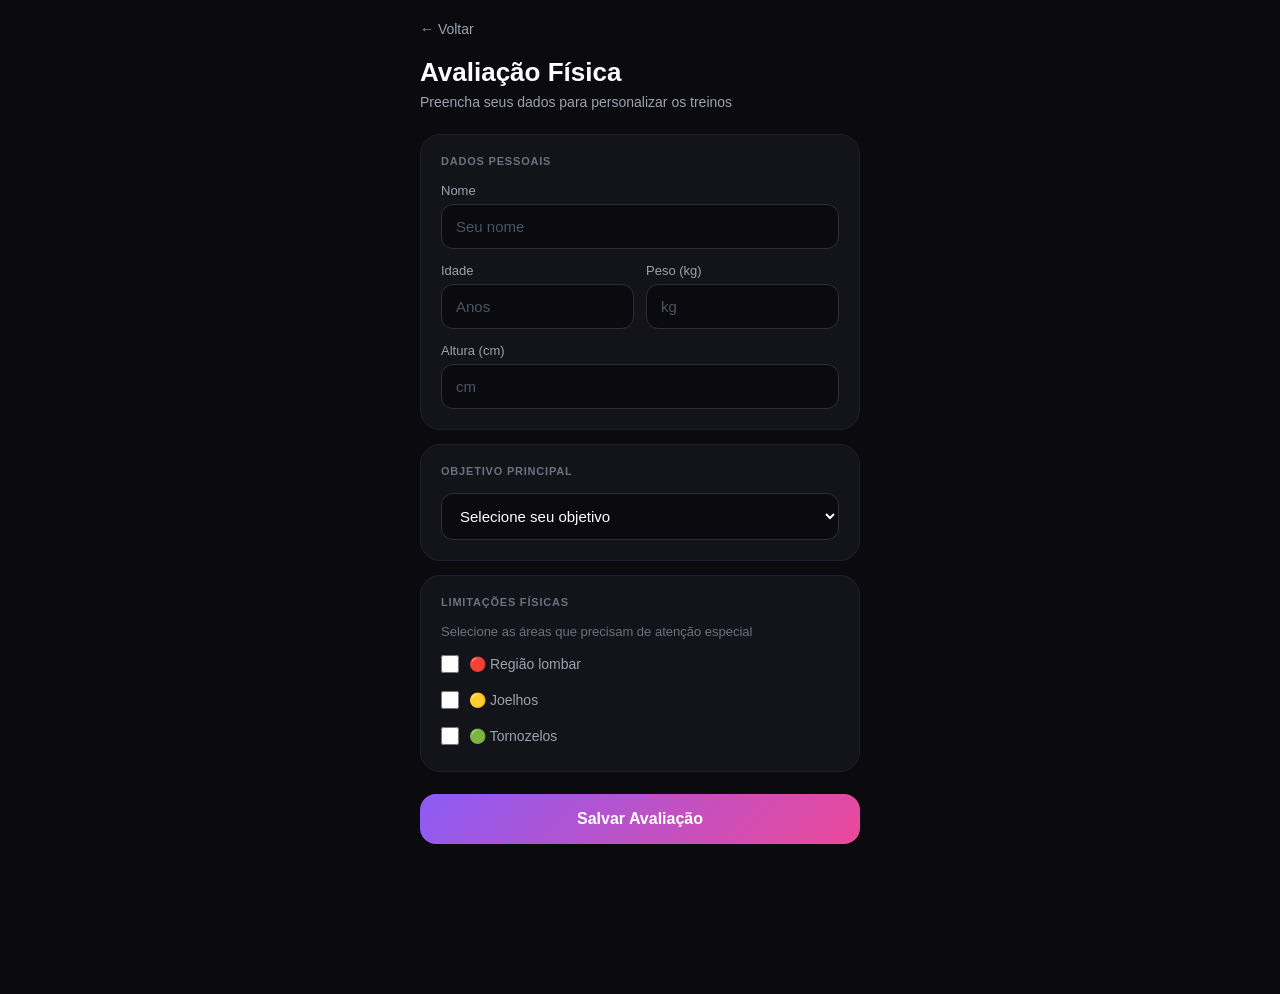
<file: pages/avaliacao.html>
<!DOCTYPE html>
<html lang="pt-BR">
<head>
    <meta charset="UTF-8">
    <meta name="viewport" content="width=device-width, initial-scale=1.0">
    <title>Avaliação Física · MarinaFit Pro</title>
    <link rel="stylesheet" href="../css/app.css">
</head>
<body>

<div class="app">

    <a href="dashboard.html" class="back-link">← Voltar</a>

    <div class="page-header">
        <h1>Avaliação Física</h1>
        <p>Preencha seus dados para personalizar os treinos</p>
    </div>

    <form id="assessmentForm">

        <div class="form-card">
            <h3>Dados Pessoais</h3>

            <div class="form-group">
                <label>Nome</label>
                <input type="text" id="nome" placeholder="Seu nome" required>
            </div>

            <div class="form-row">
                <div class="form-group">
                    <label>Idade</label>
                    <input type="number" id="idade" placeholder="Anos">
                </div>
                <div class="form-group">
                    <label>Peso (kg)</label>
                    <input type="number" id="peso" placeholder="kg" step="0.1">
                </div>
            </div>

            <div class="form-group">
                <label>Altura (cm)</label>
                <input type="number" id="altura" placeholder="cm">
            </div>
        </div>

        <div class="form-card">
            <h3>Objetivo Principal</h3>
            <div class="form-group">
                <select id="objetivo">
                    <option value="">Selecione seu objetivo</option>
                    <option value="Definição">Definição muscular</option>
                    <option value="Força">Ganho de força</option>
                    <option value="Condicionamento">Condicionamento físico</option>
                </select>
            </div>
        </div>

        <div class="form-card">
            <h3>Limitações Físicas</h3>
            <p style="color:#6B7280;font-size:13px;margin-bottom:16px;">Selecione as áreas que precisam de atenção especial</p>
            <div class="checkbox-group">
                <label class="checkbox-item">
                    <input type="checkbox" id="lombar">
                    <span>🔴 Região lombar</span>
                </label>
                <label class="checkbox-item">
                    <input type="checkbox" id="joelho">
                    <span>🟡 Joelhos</span>
                </label>
                <label class="checkbox-item">
                    <input type="checkbox" id="tornozelo">
                    <span>🟢 Tornozelos</span>
                </label>
            </div>
        </div>

        <button type="submit" class="submit-btn">Salvar Avaliação</button>

    </form>

    <div id="resultado"></div>

</div>

<script src="../js/storage.js"></script>

</body>
</html>
</file>
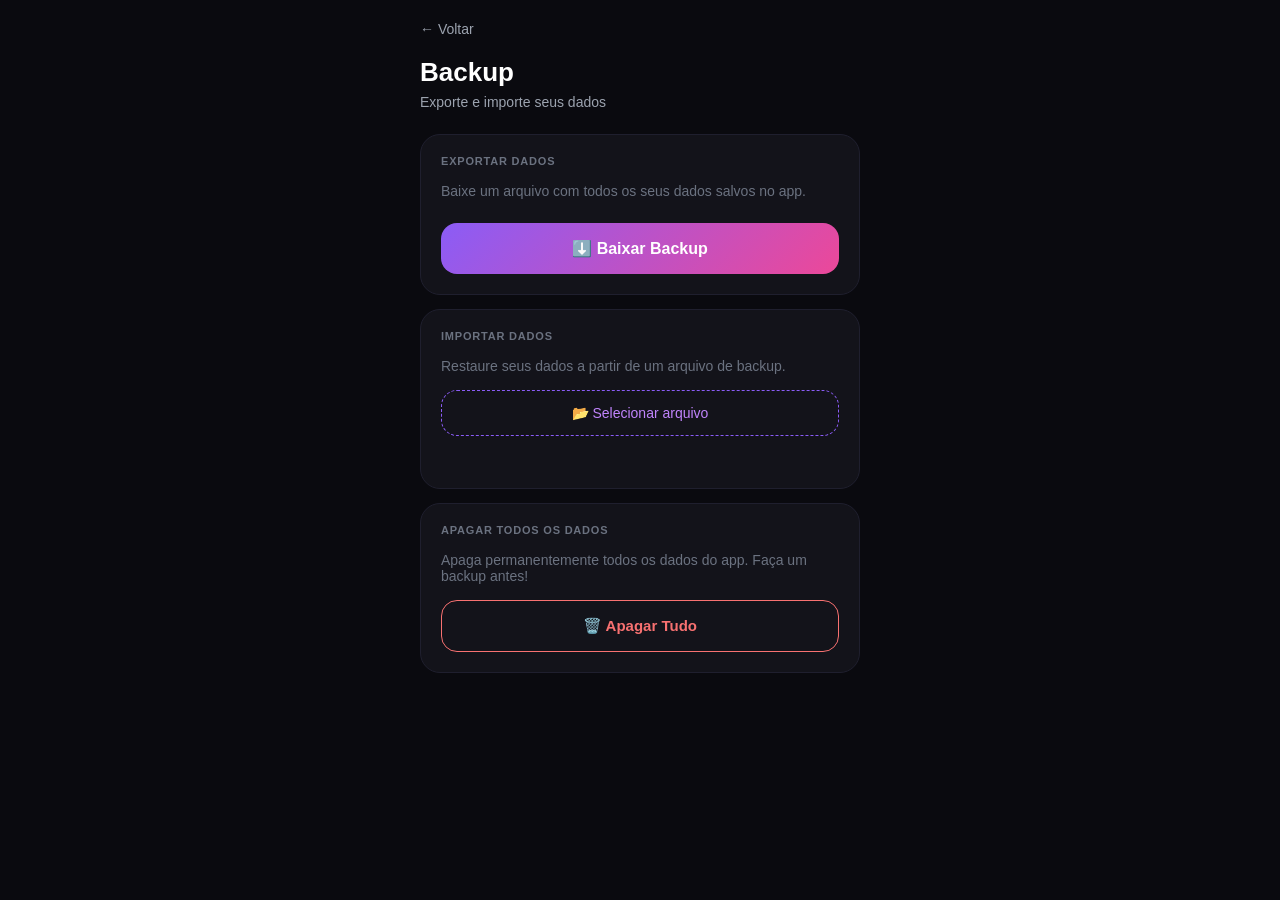
<file: pages/backup.html>
<!DOCTYPE html>
<html lang="pt-BR">
<head>
    <meta charset="UTF-8">
    <meta name="viewport" content="width=device-width, initial-scale=1.0">
    <title>Backup · MarinaFit Pro</title>
    <link rel="stylesheet" href="../css/app.css">
</head>
<body>

<div class="app">

    <a href="dashboard.html" class="back-link">← Voltar</a>

    <div class="page-header">
        <h1>Backup</h1>
        <p>Exporte e importe seus dados</p>
    </div>

    <div class="form-card">
        <h3>Exportar Dados</h3>
        <p style="color:#6B7280;font-size:14px;margin-bottom:16px;">Baixe um arquivo com todos os seus dados salvos no app.</p>
        <button class="submit-btn" onclick="exportarDados()">⬇️ Baixar Backup</button>
    </div>

    <div class="form-card">
        <h3>Importar Dados</h3>
        <p style="color:#6B7280;font-size:14px;margin-bottom:16px;">Restaure seus dados a partir de um arquivo de backup.</p>
        <label class="foto-btn" for="inputBackup" style="display:block;text-align:center;padding:14px;">📂 Selecionar arquivo</label>
        <input type="file" id="inputBackup" accept=".json" style="display:none" onchange="importarDados(this)">
        <div id="msgBackup" style="margin-top:12px;text-align:center;font-size:14px;"></div>
    </div>

    <div class="form-card">
        <h3>Apagar Todos os Dados</h3>
        <p style="color:#6B7280;font-size:14px;margin-bottom:16px;">Apaga permanentemente todos os dados do app. Faça um backup antes!</p>
        <button class="delete-all-btn" onclick="apagarTudo()">🗑️ Apagar Tudo</button>
    </div>

</div>

<script>
    function exportarDados() {
        const dados = {
            userProfile: JSON.parse(localStorage.getItem("userProfile") || "null"),
            evolucaoPeso: JSON.parse(localStorage.getItem("evolucaoPeso") || "[]"),
            nutricao: JSON.parse(localStorage.getItem("nutricao") || "[]"),
            dataExportacao: new Date().toLocaleDateString("pt-BR")
        };

        const json = JSON.stringify(dados, null, 2);
        const blob = new Blob([json], { type: "application/json" });
        const url = URL.createObjectURL(blob);

        const a = document.createElement("a");
        a.href = url;
        a.download = "marinafit-backup.json";
        a.click();
        URL.revokeObjectURL(url);
    }

    function importarDados(input) {
        const file = input.files[0];
        if (!file) return;

        const reader = new FileReader();
        reader.onload = function(e) {
            try {
                const dados = JSON.parse(e.target.result);

                if (dados.userProfile) localStorage.setItem("userProfile", JSON.stringify(dados.userProfile));
                if (dados.evolucaoPeso) localStorage.setItem("evolucaoPeso", JSON.stringify(dados.evolucaoPeso));
                if (dados.nutricao) localStorage.setItem("nutricao", JSON.stringify(dados.nutricao));

                document.getElementById("msgBackup").innerHTML = "✅ Dados restaurados com sucesso!";
                document.getElementById("msgBackup").style.color = "#34D399";
            } catch {
                document.getElementById("msgBackup").innerHTML = "❌ Arquivo inválido.";
                document.getElementById("msgBackup").style.color = "#F87171";
            }
        };
        reader.readAsText(file);
    }

    function apagarTudo() {
        if (confirm("Tem certeza? Todos os dados serão apagados permanentemente!")) {
            localStorage.clear();
            alert("Todos os dados foram apagados.");
            window.location.href = "dashboard.html";
        }
    }
</script>

</body>
</html>
</file>
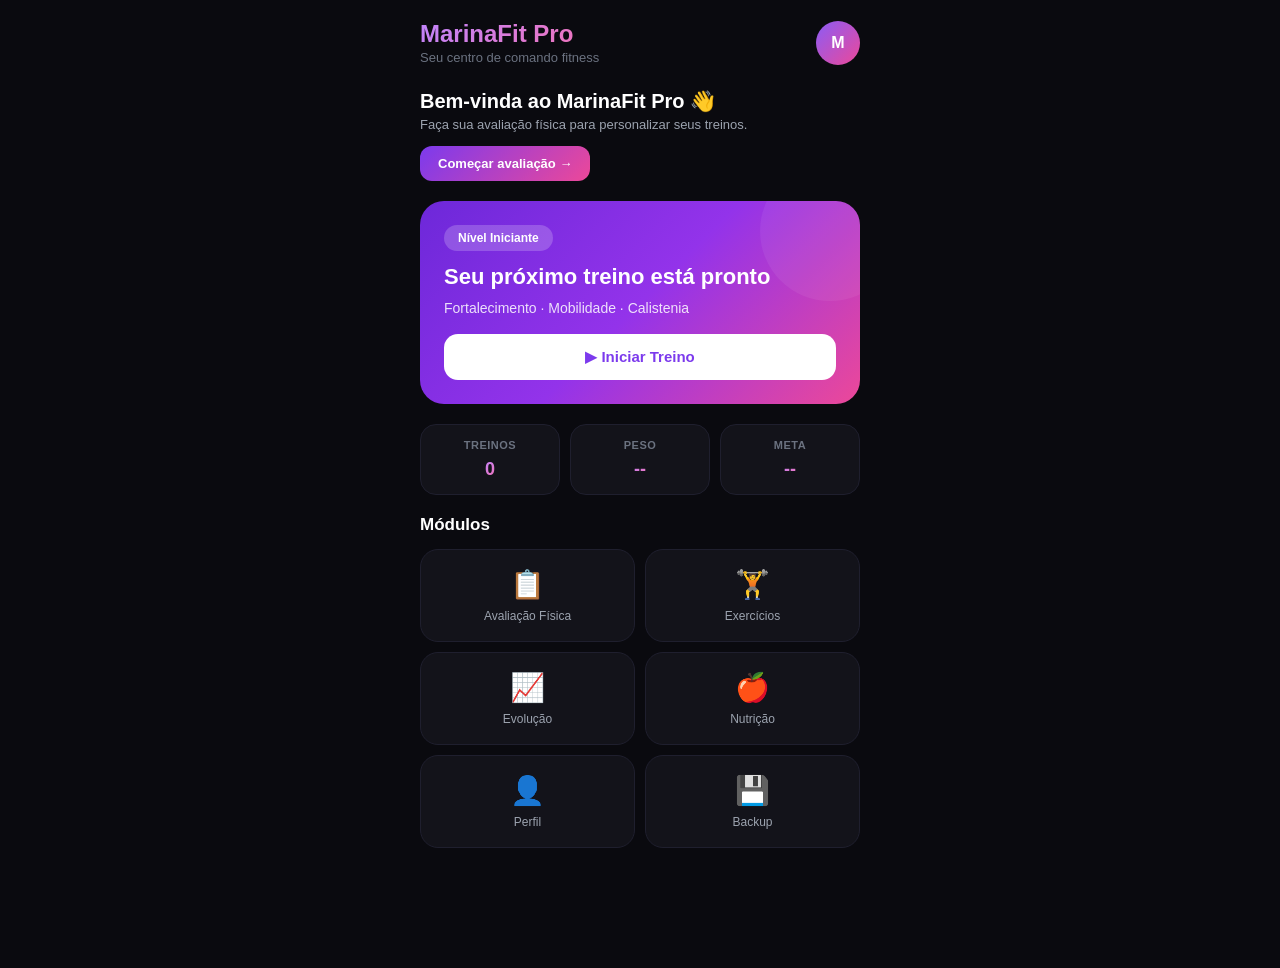
<file: pages/dashboard.html>
<!DOCTYPE html>
<html lang="pt-BR">
<head>
    <meta charset="UTF-8">
    <meta name="viewport" content="width=device-width, initial-scale=1.0">
    <title>MarinaFit Pro</title>
    <link rel="stylesheet" href="../css/app.css">
</head>
<body>

<div class="app">

    <header class="topbar">
        <div class="topbar-content">
            <div>
                <h1>MarinaFit Pro</h1>
                <p>Seu centro de comando fitness</p>
            </div>
            <div class="avatar" id="avatarInitial">M</div>
        </div>
    </header>

    <div id="welcomeCard" class="welcome-card"></div>

    <section class="hero-card">
        <span class="badge">Nível Iniciante</span>
        <h2>Seu próximo treino está pronto</h2>
        <p>Fortalecimento · Mobilidade · Calistenia</p>
        <button class="primary-btn">▶ Iniciar Treino</button>
    </section>

    <section class="stats">
        <div class="stat-card">
            <h3>Treinos</h3>
            <span>0</span>
        </div>
        <div class="stat-card">
            <h3>Peso</h3>
            <span id="statPeso">--</span>
        </div>
        <div class="stat-card">
            <h3>Meta</h3>
            <span id="statMeta">--</span>
        </div>
    </section>

    <section class="quick-actions">
        <h2>Módulos</h2>
        <div class="action-grid">
            <a href="avaliacao.html" class="action-card">
                <span class="action-icon">📋</span>
                <span class="action-label">Avaliação Física</span>
            </a>
            <a href="exercicios.html" class="action-card">
                <span class="action-icon">🏋️</span>
                <span class="action-label">Exercícios</span>
            </a>
            <a href="evolucao.html" class="action-card">
                <span class="action-icon">📈</span>
                <span class="action-label">Evolução</span>
            </a>
            <a href="nutricao.html" class="action-card">
                <span class="action-icon">🍎</span>
                <span class="action-label">Nutrição</span>
            </a>
            <a href="perfil.html" class="action-card">
                <span class="action-icon">👤</span>
                <span class="action-label">Perfil</span>
            </a>
            <a href="backup.html" class="action-card">
                <span class="action-icon">💾</span>
                <span class="action-label">Backup</span>
            </a>
        </div>
    </section>

</div>

<script src="../js/app.js"></script>

</body>
</html>
</file>
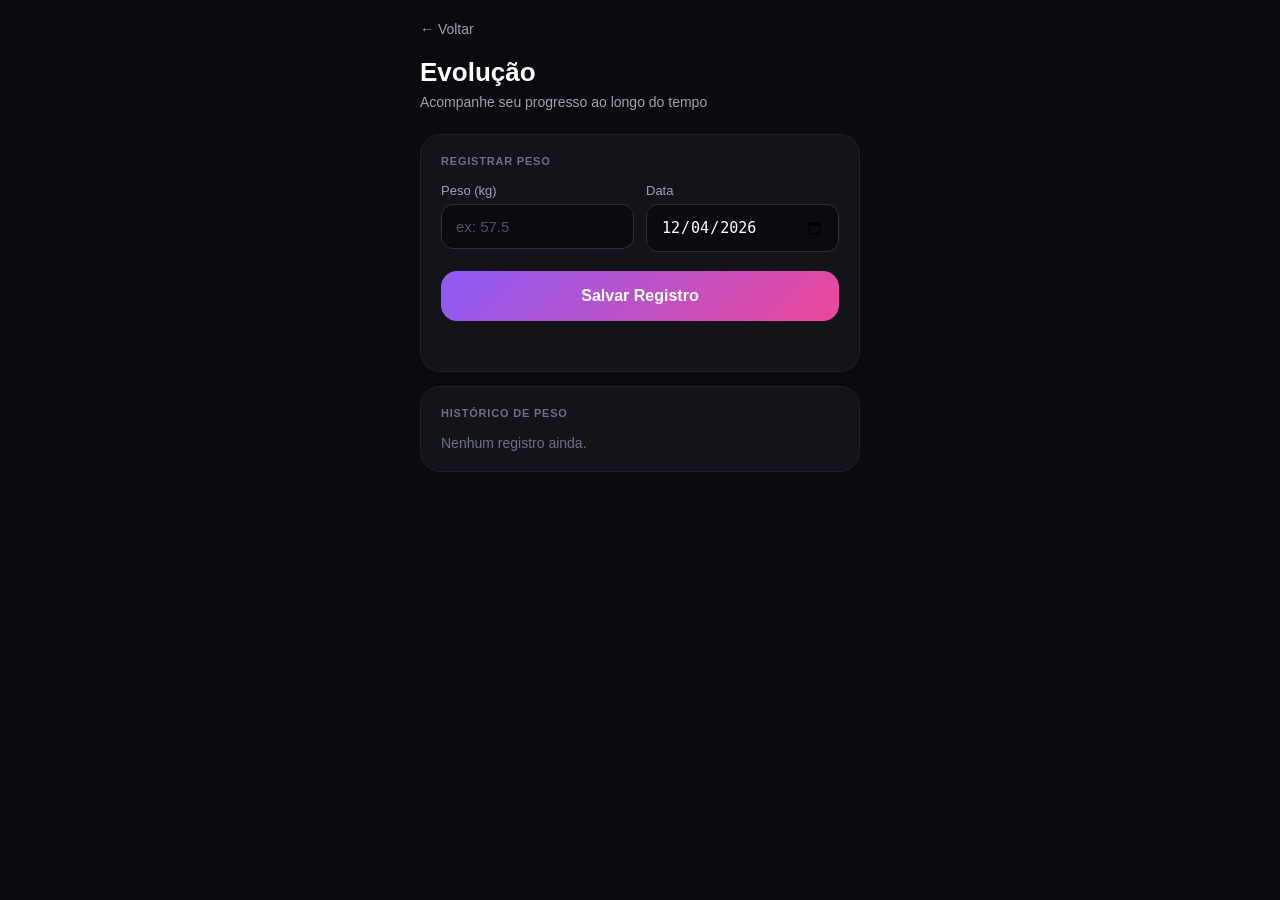
<file: pages/evolucao.html>
<!DOCTYPE html>
<html lang="pt-BR">
<head>
    <meta charset="UTF-8">
    <meta name="viewport" content="width=device-width, initial-scale=1.0">
    <title>Evolução · MarinaFit Pro</title>
    <link rel="stylesheet" href="../css/app.css">
</head>
<body>

<div class="app">

    <a href="dashboard.html" class="back-link">← Voltar</a>

    <div class="page-header">
        <h1>Evolução</h1>
        <p>Acompanhe seu progresso ao longo do tempo</p>
    </div>

    <div class="form-card">
        <h3>Registrar Peso</h3>
        <div class="form-row">
            <div class="form-group">
                <label>Peso (kg)</label>
                <input type="number" id="novoPeso" placeholder="ex: 57.5" step="0.1">
            </div>
            <div class="form-group">
                <label>Data</label>
                <input type="date" id="novaData">
            </div>
        </div>
        <button class="submit-btn" onclick="registrarPeso()">Salvar Registro</button>
        <div id="msgEvolucao"></div>
    </div>

    <div class="form-card" id="cardHistorico">
        <h3>Histórico de Peso</h3>
        <div id="listaEvolucao"></div>
    </div>

</div>

<script>
    // Preenche a data de hoje automaticamente
    document.getElementById("novaData").valueAsDate = new Date();

    function registrarPeso() {
        const peso = document.getElementById("novoPeso").value;
        const data = document.getElementById("novaData").value;

        if (!peso || !data) {
            document.getElementById("msgEvolucao").innerHTML = "⚠️ Preencha o peso e a data.";
            return;
        }

        const historico = JSON.parse(localStorage.getItem("evolucaoPeso") || "[]");
        historico.unshift({ peso, data });
        localStorage.setItem("evolucaoPeso", JSON.stringify(historico));

        document.getElementById("novoPeso").value = "";
        document.getElementById("msgEvolucao").innerHTML = "✅ Registro salvo!";

        carregarHistorico();

        setTimeout(() => {
            document.getElementById("msgEvolucao").innerHTML = "";
        }, 2000);
    }

    function deletarRegistro(index) {
        const historico = JSON.parse(localStorage.getItem("evolucaoPeso") || "[]");
        historico.splice(index, 1);
        localStorage.setItem("evolucaoPeso", JSON.stringify(historico));
        carregarHistorico();
    }

    function carregarHistorico() {
        const historico = JSON.parse(localStorage.getItem("evolucaoPeso") || "[]");
        const lista = document.getElementById("listaEvolucao");

        if (historico.length === 0) {
            lista.innerHTML = "<p style='color:#6B7280;font-size:14px;'>Nenhum registro ainda.</p>";
            return;
        }

        lista.innerHTML = historico.map((item, index) => {
            const data = new Date(item.data + "T00:00:00").toLocaleDateString("pt-BR");
            return `
                <div class="evolucao-item">
                    <div>
                        <span class="evolucao-peso">${item.peso} kg</span>
                        <span class="evolucao-data">${data}</span>
                    </div>
                    <button class="delete-btn" onclick="deletarRegistro(${index})">🗑️</button>
                </div>
            `;
        }).join("");
    }

    carregarHistorico();
</script>

</body>
</html>
</file>
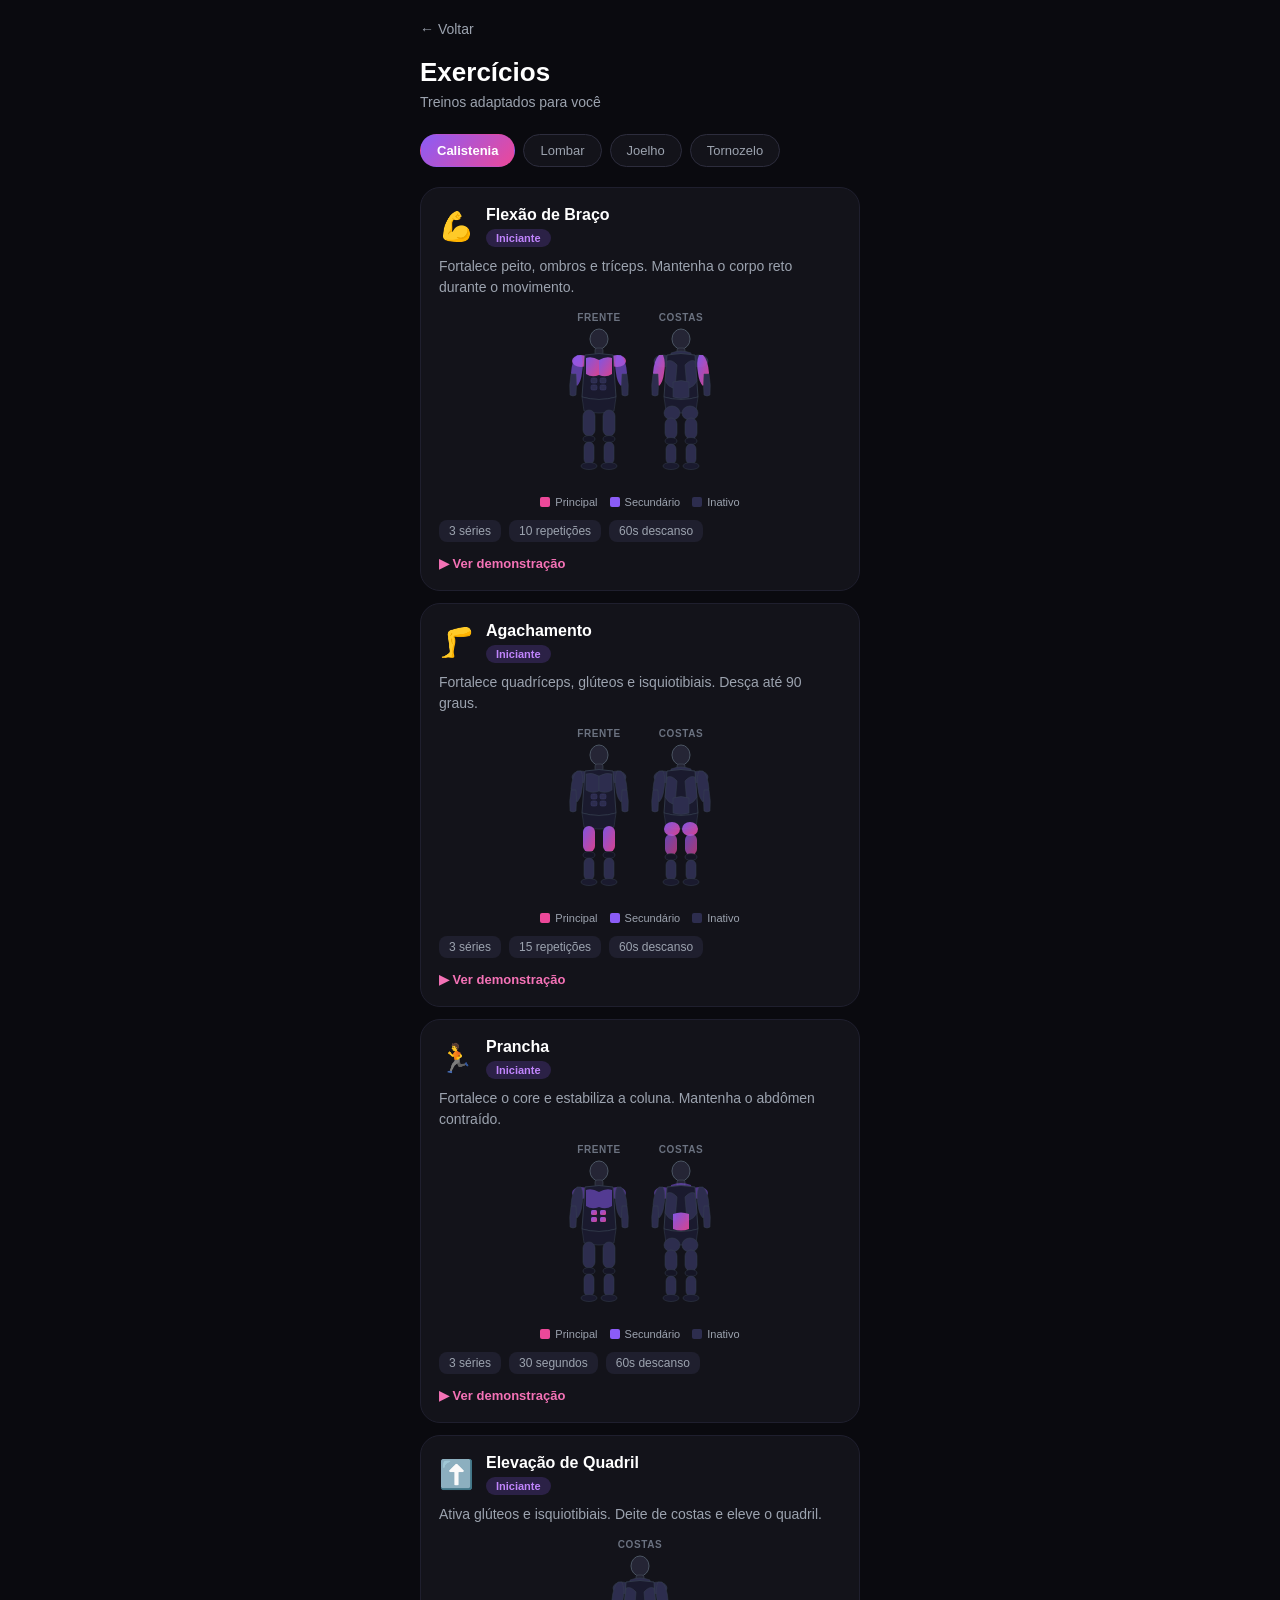
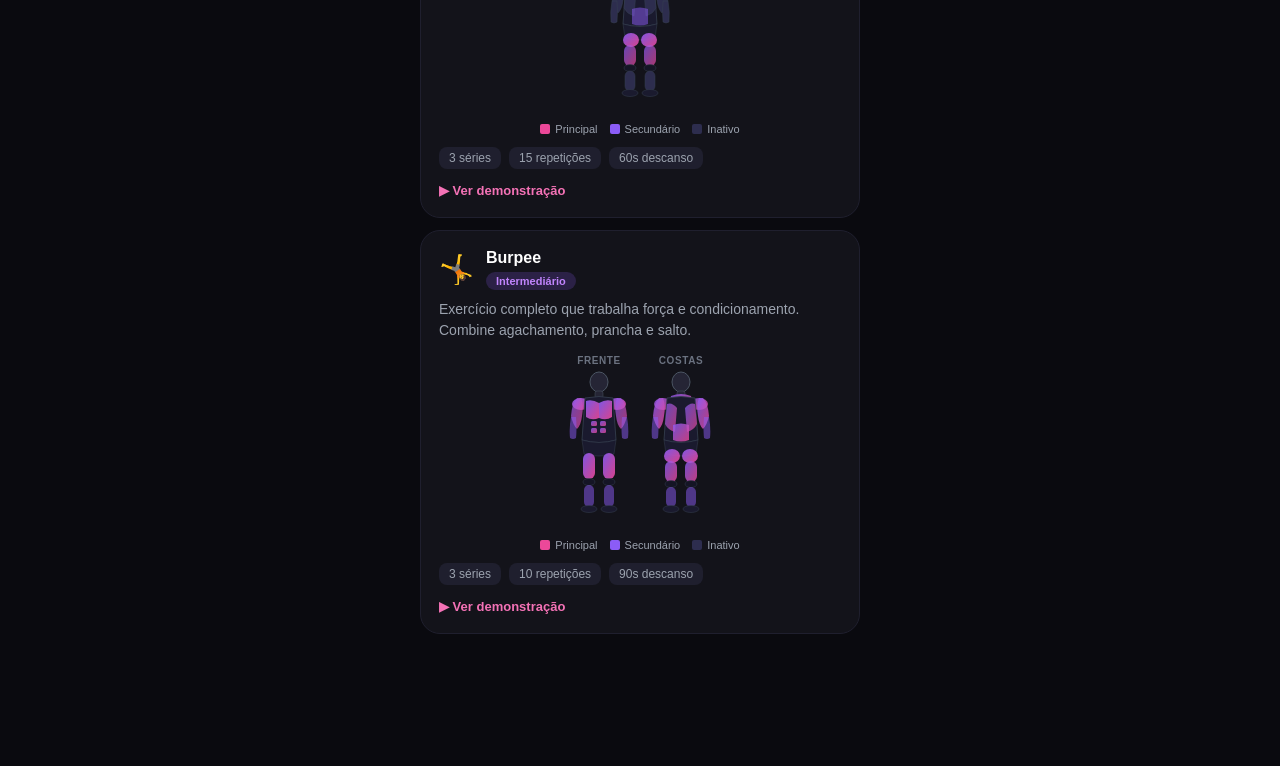
<file: pages/exercicios.html>
<!DOCTYPE html>
<html lang="pt-BR">
<head>
    <meta charset="UTF-8">
    <meta name="viewport" content="width=device-width, initial-scale=1.0">
    <title>Exercícios · MarinaFit Pro</title>
    <link rel="stylesheet" href="../css/app.css">
    <style>
        .muscle-wrap {
            display: flex;
            gap: 12px;
            justify-content: center;
            margin: 14px 0;
        }
        .muscle-view {
            display: flex;
            flex-direction: column;
            align-items: center;
            gap: 4px;
        }
        .muscle-label {
            font-size: 10px;
            color: #6B7280;
            text-transform: uppercase;
            letter-spacing: .6px;
            font-weight: 600;
        }
        .muscle-legend {
            display: flex;
            gap: 12px;
            justify-content: center;
            margin-bottom: 12px;
        }
        .muscle-legend span {
            display: flex;
            align-items: center;
            gap: 5px;
            font-size: 11px;
            color: #9CA3AF;
        }
        .muscle-legend i {
            width: 10px;
            height: 10px;
            border-radius: 2px;
            display: inline-block;
        }
        .leg-primary { background: #EC4899; }
        .leg-secondary { background: #8B5CF6; }
        .leg-inactive { background: #2D2D4E; }
    </style>
</head>
<body>
<div class="app">

    <a href="dashboard.html" class="back-link">← Voltar</a>
    <div class="page-header">
        <h1>Exercícios</h1>
        <p>Treinos adaptados para você</p>
    </div>

    <div class="tab-group">
        <button class="tab active" onclick="showTab('calistenia', this)">Calistenia</button>
        <button class="tab" onclick="showTab('lombar', this)">Lombar</button>
        <button class="tab" onclick="showTab('joelho', this)">Joelho</button>
        <button class="tab" onclick="showTab('tornozelo', this)">Tornozelo</button>
    </div>

    <!-- ===== CALISTENIA ===== -->
    <div id="calistenia" class="tab-content">

        <div class="exercise-card">
            <div class="exercise-header">
                <span class="exercise-icon">💪</span>
                <div><h3>Flexão de Braço</h3><span class="exercise-level">Iniciante</span></div>
            </div>
            <p class="exercise-desc">Fortalece peito, ombros e tríceps. Mantenha o corpo reto durante o movimento.</p>
            <div class="muscle-wrap">
                <div class="muscle-view">
                    <span class="muscle-label">Frente</span>
                    <svg width="70" height="155" viewBox="0 0 70 155" xmlns="http://www.w3.org/2000/svg">
                        <defs><linearGradient id="p1" x1="0%" y1="0%" x2="100%" y2="100%"><stop offset="0%" stop-color="#8B5CF6"/><stop offset="100%" stop-color="#EC4899"/></linearGradient></defs>
                        <!-- cabeça -->
                        <ellipse cx="35" cy="12" rx="9" ry="10" fill="#252535" stroke="#4B5563" stroke-width="1"/>
                        <!-- pescoço -->
                        <rect x="31" y="21" width="8" height="7" rx="2" fill="#252535" stroke="#4B5563" stroke-width=".5"/>
                        <!-- ombros ATIVO -->
                        <ellipse cx="17" cy="34" rx="9" ry="6" fill="url(#p1)" opacity=".9"/>
                        <ellipse cx="53" cy="34" rx="9" ry="6" fill="url(#p1)" opacity=".9"/>
                        <!-- torso base -->
                        <path d="M21 28 Q35 25 49 28 L52 70 Q35 75 18 70Z" fill="#1A1A2E" stroke="#374151" stroke-width=".8"/>
                        <!-- peitoral ATIVO -->
                        <path d="M22 31 Q28 29 35 33 L35 48 Q28 51 22 47Z" fill="url(#p1)" opacity=".9"/>
                        <path d="M35 33 Q42 29 48 31 L48 47 Q42 51 35 48Z" fill="url(#p1)" opacity=".9"/>
                        <!-- abs inativo -->
                        <rect x="27" y="51" width="6" height="5" rx="1.5" fill="#2D2D4E" stroke="#3D3D6E" stroke-width=".5"/>
                        <rect x="36" y="51" width="6" height="5" rx="1.5" fill="#2D2D4E" stroke="#3D3D6E" stroke-width=".5"/>
                        <rect x="27" y="58" width="6" height="5" rx="1.5" fill="#2D2D4E" stroke="#3D3D6E" stroke-width=".5"/>
                        <rect x="36" y="58" width="6" height="5" rx="1.5" fill="#2D2D4E" stroke="#3D3D6E" stroke-width=".5"/>
                        <!-- bíceps SECUNDÁRIO -->
                        <path d="M13 28 Q8 33 7 46 Q9 55 13 59 Q17 55 18 46 Q20 35 17 28Z" fill="#8B5CF6" opacity=".6"/>
                        <path d="M57 28 Q62 33 63 46 Q61 55 57 59 Q53 55 52 46 Q50 35 53 28Z" fill="#8B5CF6" opacity=".6"/>
                        <!-- antebraços -->
                        <path d="M7 47 Q5 58 6 68 Q9 70 12 68 Q13 58 12 47Z" fill="#2D2D4E" stroke="#374151" stroke-width=".5"/>
                        <path d="M63 47 Q65 58 64 68 Q61 70 58 68 Q57 58 58 47Z" fill="#2D2D4E" stroke="#374151" stroke-width=".5"/>
                        <!-- quadril -->
                        <path d="M18 70 Q35 75 52 70 L50 84 Q35 88 20 84Z" fill="#1A1A2E" stroke="#374151" stroke-width=".5"/>
                        <!-- coxas -->
                        <rect x="19" y="83" width="12" height="26" rx="6" fill="#2D2D4E" stroke="#374151" stroke-width=".5"/>
                        <rect x="39" y="83" width="12" height="26" rx="6" fill="#2D2D4E" stroke="#374151" stroke-width=".5"/>
                        <!-- joelhos -->
                        <ellipse cx="25" cy="112" rx="6" ry="3.5" fill="#151525" stroke="#374151" stroke-width=".5"/>
                        <ellipse cx="45" cy="112" rx="6" ry="3.5" fill="#151525" stroke="#374151" stroke-width=".5"/>
                        <!-- canelas -->
                        <rect x="20" y="115" width="10" height="22" rx="5" fill="#2D2D4E" stroke="#374151" stroke-width=".5"/>
                        <rect x="40" y="115" width="10" height="22" rx="5" fill="#2D2D4E" stroke="#374151" stroke-width=".5"/>
                        <!-- pés -->
                        <ellipse cx="25" cy="139" rx="8" ry="3.5" fill="#1A1A2E" stroke="#374151" stroke-width=".5"/>
                        <ellipse cx="45" cy="139" rx="8" ry="3.5" fill="#1A1A2E" stroke="#374151" stroke-width=".5"/>
                    </svg>
                </div>
                <div class="muscle-view">
                    <span class="muscle-label">Costas</span>
                    <svg width="70" height="155" viewBox="0 0 70 155" xmlns="http://www.w3.org/2000/svg">
                        <defs><linearGradient id="p2" x1="0%" y1="0%" x2="100%" y2="100%"><stop offset="0%" stop-color="#8B5CF6"/><stop offset="100%" stop-color="#EC4899"/></linearGradient></defs>
                        <ellipse cx="35" cy="12" rx="9" ry="10" fill="#252535" stroke="#4B5563" stroke-width="1"/>
                        <rect x="31" y="21" width="8" height="7" rx="2" fill="#252535" stroke="#4B5563" stroke-width=".5"/>
                        <ellipse cx="17" cy="34" rx="9" ry="6" fill="#2D2D4E" stroke="#374151" stroke-width=".5"/>
                        <ellipse cx="53" cy="34" rx="9" ry="6" fill="#2D2D4E" stroke="#374151" stroke-width=".5"/>
                        <!-- trapézio -->
                        <path d="M25 26 Q35 22 45 26 L47 38 Q35 42 23 38Z" fill="#2D2D4E" stroke="#374151" stroke-width=".5"/>
                        <!-- torso -->
                        <path d="M21 28 Q35 25 49 28 L52 70 Q35 75 18 70Z" fill="#1A1A2E" stroke="#374151" stroke-width=".8"/>
                        <!-- tríceps ATIVO -->
                        <path d="M13 28 Q8 33 7 46 Q9 55 13 59 Q17 55 18 46 Q20 35 17 28Z" fill="url(#p2)" opacity=".9"/>
                        <path d="M57 28 Q62 33 63 46 Q61 55 57 59 Q53 55 52 46 Q50 35 53 28Z" fill="url(#p2)" opacity=".9"/>
                        <!-- dorsais -->
                        <path d="M21 34 Q26 32 31 38 L29 62 Q22 60 19 54Z" fill="#2D2D4E" stroke="#374151" stroke-width=".5"/>
                        <path d="M49 34 Q44 32 39 38 L41 62 Q48 60 51 54Z" fill="#2D2D4E" stroke="#374151" stroke-width=".5"/>
                        <!-- lombar -->
                        <path d="M27 55 Q35 52 43 55 L43 70 Q35 73 27 70Z" fill="#2D2D4E" stroke="#374151" stroke-width=".5"/>
                        <!-- antebraços -->
                        <path d="M7 47 Q5 58 6 68 Q9 70 12 68 Q13 58 12 47Z" fill="#2D2D4E" stroke="#374151" stroke-width=".5"/>
                        <path d="M63 47 Q65 58 64 68 Q61 70 58 68 Q57 58 58 47Z" fill="#2D2D4E" stroke="#374151" stroke-width=".5"/>
                        <!-- quadril -->
                        <path d="M18 70 Q35 75 52 70 L50 84 Q35 88 20 84Z" fill="#1A1A2E" stroke="#374151" stroke-width=".5"/>
                        <!-- glúteos -->
                        <ellipse cx="26" cy="86" rx="8" ry="7" fill="#2D2D4E" stroke="#374151" stroke-width=".5"/>
                        <ellipse cx="44" cy="86" rx="8" ry="7" fill="#2D2D4E" stroke="#374151" stroke-width=".5"/>
                        <!-- isquios -->
                        <rect x="19" y="91" width="12" height="21" rx="6" fill="#2D2D4E" stroke="#374151" stroke-width=".5"/>
                        <rect x="39" y="91" width="12" height="21" rx="6" fill="#2D2D4E" stroke="#374151" stroke-width=".5"/>
                        <ellipse cx="25" cy="114" rx="6" ry="3.5" fill="#151525" stroke="#374151" stroke-width=".5"/>
                        <ellipse cx="45" cy="114" rx="6" ry="3.5" fill="#151525" stroke="#374151" stroke-width=".5"/>
                        <rect x="20" y="117" width="10" height="20" rx="5" fill="#2D2D4E" stroke="#374151" stroke-width=".5"/>
                        <rect x="40" y="117" width="10" height="20" rx="5" fill="#2D2D4E" stroke="#374151" stroke-width=".5"/>
                        <ellipse cx="25" cy="139" rx="8" ry="3.5" fill="#1A1A2E" stroke="#374151" stroke-width=".5"/>
                        <ellipse cx="45" cy="139" rx="8" ry="3.5" fill="#1A1A2E" stroke="#374151" stroke-width=".5"/>
                    </svg>
                </div>
            </div>
            <div class="muscle-legend">
                <span><i class="leg-primary"></i>Principal</span>
                <span><i class="leg-secondary"></i>Secundário</span>
                <span><i class="leg-inactive"></i>Inativo</span>
            </div>
            <div class="exercise-info"><span>3 séries</span><span>10 repetições</span><span>60s descanso</span></div>
            <a href="https://www.youtube.com/results?search_query=flexao+de+braco+iniciante" target="_blank" class="video-btn">▶ Ver demonstração</a>
        </div>

        <div class="exercise-card">
            <div class="exercise-header">
                <span class="exercise-icon">🦵</span>
                <div><h3>Agachamento</h3><span class="exercise-level">Iniciante</span></div>
            </div>
            <p class="exercise-desc">Fortalece quadríceps, glúteos e isquiotibiais. Desça até 90 graus.</p>
            <div class="muscle-wrap">
                <div class="muscle-view">
                    <span class="muscle-label">Frente</span>
                    <svg width="70" height="155" viewBox="0 0 70 155" xmlns="http://www.w3.org/2000/svg">
                        <defs><linearGradient id="aq1" x1="0%" y1="0%" x2="100%" y2="100%"><stop offset="0%" stop-color="#8B5CF6"/><stop offset="100%" stop-color="#EC4899"/></linearGradient></defs>
                        <ellipse cx="35" cy="12" rx="9" ry="10" fill="#252535" stroke="#4B5563" stroke-width="1"/>
                        <rect x="31" y="21" width="8" height="7" rx="2" fill="#252535" stroke="#4B5563" stroke-width=".5"/>
                        <ellipse cx="17" cy="34" rx="9" ry="6" fill="#2D2D4E" stroke="#374151" stroke-width=".5"/>
                        <ellipse cx="53" cy="34" rx="9" ry="6" fill="#2D2D4E" stroke="#374151" stroke-width=".5"/>
                        <path d="M21 28 Q35 25 49 28 L52 70 Q35 75 18 70Z" fill="#1A1A2E" stroke="#374151" stroke-width=".8"/>
                        <path d="M22 31 Q28 29 35 33 L35 48 Q28 51 22 47Z" fill="#2D2D4E" stroke="#374151" stroke-width=".5"/>
                        <path d="M35 33 Q42 29 48 31 L48 47 Q42 51 35 48Z" fill="#2D2D4E" stroke="#374151" stroke-width=".5"/>
                        <rect x="27" y="51" width="6" height="5" rx="1.5" fill="#2D2D4E" stroke="#3D3D6E" stroke-width=".5"/>
                        <rect x="36" y="51" width="6" height="5" rx="1.5" fill="#2D2D4E" stroke="#3D3D6E" stroke-width=".5"/>
                        <rect x="27" y="58" width="6" height="5" rx="1.5" fill="#2D2D4E" stroke="#3D3D6E" stroke-width=".5"/>
                        <rect x="36" y="58" width="6" height="5" rx="1.5" fill="#2D2D4E" stroke="#3D3D6E" stroke-width=".5"/>
                        <path d="M13 28 Q8 33 7 46 Q9 55 13 59 Q17 55 18 46 Q20 35 17 28Z" fill="#2D2D4E" stroke="#374151" stroke-width=".5"/>
                        <path d="M57 28 Q62 33 63 46 Q61 55 57 59 Q53 55 52 46 Q50 35 53 28Z" fill="#2D2D4E" stroke="#374151" stroke-width=".5"/>
                        <path d="M7 47 Q5 58 6 68 Q9 70 12 68 Q13 58 12 47Z" fill="#2D2D4E" stroke="#374151" stroke-width=".5"/>
                        <path d="M63 47 Q65 58 64 68 Q61 70 58 68 Q57 58 58 47Z" fill="#2D2D4E" stroke="#374151" stroke-width=".5"/>
                        <path d="M18 70 Q35 75 52 70 L50 84 Q35 88 20 84Z" fill="#1A1A2E" stroke="#374151" stroke-width=".5"/>
                        <!-- quadríceps ATIVO -->
                        <rect x="19" y="83" width="12" height="26" rx="6" fill="url(#aq1)" opacity=".9"/>
                        <rect x="39" y="83" width="12" height="26" rx="6" fill="url(#aq1)" opacity=".9"/>
                        <ellipse cx="25" cy="112" rx="6" ry="3.5" fill="#151525" stroke="#374151" stroke-width=".5"/>
                        <ellipse cx="45" cy="112" rx="6" ry="3.5" fill="#151525" stroke="#374151" stroke-width=".5"/>
                        <rect x="20" y="115" width="10" height="22" rx="5" fill="#2D2D4E" stroke="#374151" stroke-width=".5"/>
                        <rect x="40" y="115" width="10" height="22" rx="5" fill="#2D2D4E" stroke="#374151" stroke-width=".5"/>
                        <ellipse cx="25" cy="139" rx="8" ry="3.5" fill="#1A1A2E" stroke="#374151" stroke-width=".5"/>
                        <ellipse cx="45" cy="139" rx="8" ry="3.5" fill="#1A1A2E" stroke="#374151" stroke-width=".5"/>
                    </svg>
                </div>
                <div class="muscle-view">
                    <span class="muscle-label">Costas</span>
                    <svg width="70" height="155" viewBox="0 0 70 155" xmlns="http://www.w3.org/2000/svg">
                        <defs><linearGradient id="aq2" x1="0%" y1="0%" x2="100%" y2="100%"><stop offset="0%" stop-color="#8B5CF6"/><stop offset="100%" stop-color="#EC4899"/></linearGradient></defs>
                        <ellipse cx="35" cy="12" rx="9" ry="10" fill="#252535" stroke="#4B5563" stroke-width="1"/>
                        <rect x="31" y="21" width="8" height="7" rx="2" fill="#252535" stroke="#4B5563" stroke-width=".5"/>
                        <ellipse cx="17" cy="34" rx="9" ry="6" fill="#2D2D4E" stroke="#374151" stroke-width=".5"/>
                        <ellipse cx="53" cy="34" rx="9" ry="6" fill="#2D2D4E" stroke="#374151" stroke-width=".5"/>
                        <path d="M25 26 Q35 22 45 26 L47 38 Q35 42 23 38Z" fill="#2D2D4E" stroke="#374151" stroke-width=".5"/>
                        <path d="M21 28 Q35 25 49 28 L52 70 Q35 75 18 70Z" fill="#1A1A2E" stroke="#374151" stroke-width=".8"/>
                        <path d="M13 28 Q8 33 7 46 Q9 55 13 59 Q17 55 18 46 Q20 35 17 28Z" fill="#2D2D4E" stroke="#374151" stroke-width=".5"/>
                        <path d="M57 28 Q62 33 63 46 Q61 55 57 59 Q53 55 52 46 Q50 35 53 28Z" fill="#2D2D4E" stroke="#374151" stroke-width=".5"/>
                        <path d="M21 34 Q26 32 31 38 L29 62 Q22 60 19 54Z" fill="#2D2D4E" stroke="#374151" stroke-width=".5"/>
                        <path d="M49 34 Q44 32 39 38 L41 62 Q48 60 51 54Z" fill="#2D2D4E" stroke="#374151" stroke-width=".5"/>
                        <path d="M27 55 Q35 52 43 55 L43 70 Q35 73 27 70Z" fill="#2D2D4E" stroke="#374151" stroke-width=".5"/>
                        <path d="M7 47 Q5 58 6 68 Q9 70 12 68 Q13 58 12 47Z" fill="#2D2D4E" stroke="#374151" stroke-width=".5"/>
                        <path d="M63 47 Q65 58 64 68 Q61 70 58 68 Q57 58 58 47Z" fill="#2D2D4E" stroke="#374151" stroke-width=".5"/>
                        <path d="M18 70 Q35 75 52 70 L50 84 Q35 88 20 84Z" fill="#1A1A2E" stroke="#374151" stroke-width=".5"/>
                        <!-- glúteos ATIVO -->
                        <ellipse cx="26" cy="86" rx="8" ry="7" fill="url(#aq2)" opacity=".9"/>
                        <ellipse cx="44" cy="86" rx="8" ry="7" fill="url(#aq2)" opacity=".9"/>
                        <!-- isquiotibiais ATIVO -->
                        <rect x="19" y="91" width="12" height="21" rx="6" fill="url(#aq2)" opacity=".7"/>
                        <rect x="39" y="91" width="12" height="21" rx="6" fill="url(#aq2)" opacity=".7"/>
                        <ellipse cx="25" cy="114" rx="6" ry="3.5" fill="#151525" stroke="#374151" stroke-width=".5"/>
                        <ellipse cx="45" cy="114" rx="6" ry="3.5" fill="#151525" stroke="#374151" stroke-width=".5"/>
                        <rect x="20" y="117" width="10" height="20" rx="5" fill="#2D2D4E" stroke="#374151" stroke-width=".5"/>
                        <rect x="40" y="117" width="10" height="20" rx="5" fill="#2D2D4E" stroke="#374151" stroke-width=".5"/>
                        <ellipse cx="25" cy="139" rx="8" ry="3.5" fill="#1A1A2E" stroke="#374151" stroke-width=".5"/>
                        <ellipse cx="45" cy="139" rx="8" ry="3.5" fill="#1A1A2E" stroke="#374151" stroke-width=".5"/>
                    </svg>
                </div>
            </div>
            <div class="muscle-legend">
                <span><i class="leg-primary"></i>Principal</span>
                <span><i class="leg-secondary"></i>Secundário</span>
                <span><i class="leg-inactive"></i>Inativo</span>
            </div>
            <div class="exercise-info"><span>3 séries</span><span>15 repetições</span><span>60s descanso</span></div>
            <a href="https://www.youtube.com/results?search_query=agachamento+correto+iniciante" target="_blank" class="video-btn">▶ Ver demonstração</a>
        </div>

        <div class="exercise-card">
            <div class="exercise-header">
                <span class="exercise-icon">🏃</span>
                <div><h3>Prancha</h3><span class="exercise-level">Iniciante</span></div>
            </div>
            <p class="exercise-desc">Fortalece o core e estabiliza a coluna. Mantenha o abdômen contraído.</p>
            <div class="muscle-wrap">
                <div class="muscle-view">
                    <span class="muscle-label">Frente</span>
                    <svg width="70" height="155" viewBox="0 0 70 155" xmlns="http://www.w3.org/2000/svg">
                        <defs><linearGradient id="pr1" x1="0%" y1="0%" x2="100%" y2="100%"><stop offset="0%" stop-color="#8B5CF6"/><stop offset="100%" stop-color="#EC4899"/></linearGradient></defs>
                        <ellipse cx="35" cy="12" rx="9" ry="10" fill="#252535" stroke="#4B5563" stroke-width="1"/>
                        <rect x="31" y="21" width="8" height="7" rx="2" fill="#252535" stroke="#4B5563" stroke-width=".5"/>
                        <ellipse cx="17" cy="34" rx="9" ry="6" fill="#8B5CF6" opacity=".5"/>
                        <ellipse cx="53" cy="34" rx="9" ry="6" fill="#8B5CF6" opacity=".5"/>
                        <path d="M21 28 Q35 25 49 28 L52 70 Q35 75 18 70Z" fill="#1A1A2E" stroke="#374151" stroke-width=".8"/>
                        <path d="M22 31 Q28 29 35 33 L35 48 Q28 51 22 47Z" fill="#8B5CF6" opacity=".5"/>
                        <path d="M35 33 Q42 29 48 31 L48 47 Q42 51 35 48Z" fill="#8B5CF6" opacity=".5"/>
                        <!-- abdômen ATIVO -->
                        <rect x="27" y="51" width="6" height="5" rx="1.5" fill="url(#pr1)" opacity=".9"/>
                        <rect x="36" y="51" width="6" height="5" rx="1.5" fill="url(#pr1)" opacity=".9"/>
                        <rect x="27" y="58" width="6" height="5" rx="1.5" fill="url(#pr1)" opacity=".9"/>
                        <rect x="36" y="58" width="6" height="5" rx="1.5" fill="url(#pr1)" opacity=".9"/>
                        <path d="M13 28 Q8 33 7 46 Q9 55 13 59 Q17 55 18 46 Q20 35 17 28Z" fill="#2D2D4E" stroke="#374151" stroke-width=".5"/>
                        <path d="M57 28 Q62 33 63 46 Q61 55 57 59 Q53 55 52 46 Q50 35 53 28Z" fill="#2D2D4E" stroke="#374151" stroke-width=".5"/>
                        <path d="M7 47 Q5 58 6 68 Q9 70 12 68 Q13 58 12 47Z" fill="#2D2D4E" stroke="#374151" stroke-width=".5"/>
                        <path d="M63 47 Q65 58 64 68 Q61 70 58 68 Q57 58 58 47Z" fill="#2D2D4E" stroke="#374151" stroke-width=".5"/>
                        <path d="M18 70 Q35 75 52 70 L50 84 Q35 88 20 84Z" fill="#1A1A2E" stroke="#374151" stroke-width=".5"/>
                        <rect x="19" y="83" width="12" height="26" rx="6" fill="#2D2D4E" stroke="#374151" stroke-width=".5"/>
                        <rect x="39" y="83" width="12" height="26" rx="6" fill="#2D2D4E" stroke="#374151" stroke-width=".5"/>
                        <ellipse cx="25" cy="112" rx="6" ry="3.5" fill="#151525" stroke="#374151" stroke-width=".5"/>
                        <ellipse cx="45" cy="112" rx="6" ry="3.5" fill="#151525" stroke="#374151" stroke-width=".5"/>
                        <rect x="20" y="115" width="10" height="22" rx="5" fill="#2D2D4E" stroke="#374151" stroke-width=".5"/>
                        <rect x="40" y="115" width="10" height="22" rx="5" fill="#2D2D4E" stroke="#374151" stroke-width=".5"/>
                        <ellipse cx="25" cy="139" rx="8" ry="3.5" fill="#1A1A2E" stroke="#374151" stroke-width=".5"/>
                        <ellipse cx="45" cy="139" rx="8" ry="3.5" fill="#1A1A2E" stroke="#374151" stroke-width=".5"/>
                    </svg>
                </div>
                <div class="muscle-view">
                    <span class="muscle-label">Costas</span>
                    <svg width="70" height="155" viewBox="0 0 70 155" xmlns="http://www.w3.org/2000/svg">
                        <defs><linearGradient id="pr2" x1="0%" y1="0%" x2="100%" y2="100%"><stop offset="0%" stop-color="#8B5CF6"/><stop offset="100%" stop-color="#EC4899"/></linearGradient></defs>
                        <ellipse cx="35" cy="12" rx="9" ry="10" fill="#252535" stroke="#4B5563" stroke-width="1"/>
                        <rect x="31" y="21" width="8" height="7" rx="2" fill="#252535" stroke="#4B5563" stroke-width=".5"/>
                        <ellipse cx="17" cy="34" rx="9" ry="6" fill="#8B5CF6" opacity=".5"/>
                        <ellipse cx="53" cy="34" rx="9" ry="6" fill="#8B5CF6" opacity=".5"/>
                        <path d="M25 26 Q35 22 45 26 L47 38 Q35 42 23 38Z" fill="#8B5CF6" opacity=".5"/>
                        <path d="M21 28 Q35 25 49 28 L52 70 Q35 75 18 70Z" fill="#1A1A2E" stroke="#374151" stroke-width=".8"/>
                        <path d="M13 28 Q8 33 7 46 Q9 55 13 59 Q17 55 18 46 Q20 35 17 28Z" fill="#2D2D4E" stroke="#374151" stroke-width=".5"/>
                        <path d="M57 28 Q62 33 63 46 Q61 55 57 59 Q53 55 52 46 Q50 35 53 28Z" fill="#2D2D4E" stroke="#374151" stroke-width=".5"/>
                        <path d="M21 34 Q26 32 31 38 L29 62 Q22 60 19 54Z" fill="#2D2D4E" stroke="#374151" stroke-width=".5"/>
                        <path d="M49 34 Q44 32 39 38 L41 62 Q48 60 51 54Z" fill="#2D2D4E" stroke="#374151" stroke-width=".5"/>
                        <!-- lombar ATIVO -->
                        <path d="M27 55 Q35 52 43 55 L43 70 Q35 73 27 70Z" fill="url(#pr2)" opacity=".9"/>
                        <path d="M7 47 Q5 58 6 68 Q9 70 12 68 Q13 58 12 47Z" fill="#2D2D4E" stroke="#374151" stroke-width=".5"/>
                        <path d="M63 47 Q65 58 64 68 Q61 70 58 68 Q57 58 58 47Z" fill="#2D2D4E" stroke="#374151" stroke-width=".5"/>
                        <path d="M18 70 Q35 75 52 70 L50 84 Q35 88 20 84Z" fill="#1A1A2E" stroke="#374151" stroke-width=".5"/>
                        <ellipse cx="26" cy="86" rx="8" ry="7" fill="#2D2D4E" stroke="#374151" stroke-width=".5"/>
                        <ellipse cx="44" cy="86" rx="8" ry="7" fill="#2D2D4E" stroke="#374151" stroke-width=".5"/>
                        <rect x="19" y="91" width="12" height="21" rx="6" fill="#2D2D4E" stroke="#374151" stroke-width=".5"/>
                        <rect x="39" y="91" width="12" height="21" rx="6" fill="#2D2D4E" stroke="#374151" stroke-width=".5"/>
                        <ellipse cx="25" cy="114" rx="6" ry="3.5" fill="#151525" stroke="#374151" stroke-width=".5"/>
                        <ellipse cx="45" cy="114" rx="6" ry="3.5" fill="#151525" stroke="#374151" stroke-width=".5"/>
                        <rect x="20" y="117" width="10" height="20" rx="5" fill="#2D2D4E" stroke="#374151" stroke-width=".5"/>
                        <rect x="40" y="117" width="10" height="20" rx="5" fill="#2D2D4E" stroke="#374151" stroke-width=".5"/>
                        <ellipse cx="25" cy="139" rx="8" ry="3.5" fill="#1A1A2E" stroke="#374151" stroke-width=".5"/>
                        <ellipse cx="45" cy="139" rx="8" ry="3.5" fill="#1A1A2E" stroke="#374151" stroke-width=".5"/>
                    </svg>
                </div>
            </div>
            <div class="muscle-legend">
                <span><i class="leg-primary"></i>Principal</span>
                <span><i class="leg-secondary"></i>Secundário</span>
                <span><i class="leg-inactive"></i>Inativo</span>
            </div>
            <div class="exercise-info"><span>3 séries</span><span>30 segundos</span><span>60s descanso</span></div>
            <a href="https://www.youtube.com/results?search_query=prancha+abdominal+como+fazer" target="_blank" class="video-btn">▶ Ver demonstração</a>
        </div>

        <div class="exercise-card">
            <div class="exercise-header">
                <span class="exercise-icon">⬆️</span>
                <div><h3>Elevação de Quadril</h3><span class="exercise-level">Iniciante</span></div>
            </div>
            <p class="exercise-desc">Ativa glúteos e isquiotibiais. Deite de costas e eleve o quadril.</p>
            <div class="muscle-wrap">
                <div class="muscle-view">
                    <span class="muscle-label">Costas</span>
                    <svg width="70" height="155" viewBox="0 0 70 155" xmlns="http://www.w3.org/2000/svg">
                        <defs><linearGradient id="eq1" x1="0%" y1="0%" x2="100%" y2="100%"><stop offset="0%" stop-color="#8B5CF6"/><stop offset="100%" stop-color="#EC4899"/></linearGradient></defs>
                        <ellipse cx="35" cy="12" rx="9" ry="10" fill="#252535" stroke="#4B5563" stroke-width="1"/>
                        <rect x="31" y="21" width="8" height="7" rx="2" fill="#252535" stroke="#4B5563" stroke-width=".5"/>
                        <ellipse cx="17" cy="34" rx="9" ry="6" fill="#2D2D4E" stroke="#374151" stroke-width=".5"/>
                        <ellipse cx="53" cy="34" rx="9" ry="6" fill="#2D2D4E" stroke="#374151" stroke-width=".5"/>
                        <path d="M25 26 Q35 22 45 26 L47 38 Q35 42 23 38Z" fill="#2D2D4E" stroke="#374151" stroke-width=".5"/>
                        <path d="M21 28 Q35 25 49 28 L52 70 Q35 75 18 70Z" fill="#1A1A2E" stroke="#374151" stroke-width=".8"/>
                        <path d="M13 28 Q8 33 7 46 Q9 55 13 59 Q17 55 18 46 Q20 35 17 28Z" fill="#2D2D4E" stroke="#374151" stroke-width=".5"/>
                        <path d="M57 28 Q62 33 63 46 Q61 55 57 59 Q53 55 52 46 Q50 35 53 28Z" fill="#2D2D4E" stroke="#374151" stroke-width=".5"/>
                        <path d="M21 34 Q26 32 31 38 L29 62 Q22 60 19 54Z" fill="#2D2D4E" stroke="#374151" stroke-width=".5"/>
                        <path d="M49 34 Q44 32 39 38 L41 62 Q48 60 51 54Z" fill="#2D2D4E" stroke="#374151" stroke-width=".5"/>
                        <path d="M27 55 Q35 52 43 55 L43 70 Q35 73 27 70Z" fill="#8B5CF6" opacity=".5"/>
                        <path d="M7 47 Q5 58 6 68 Q9 70 12 68 Q13 58 12 47Z" fill="#2D2D4E" stroke="#374151" stroke-width=".5"/>
                        <path d="M63 47 Q65 58 64 68 Q61 70 58 68 Q57 58 58 47Z" fill="#2D2D4E" stroke="#374151" stroke-width=".5"/>
                        <path d="M18 70 Q35 75 52 70 L50 84 Q35 88 20 84Z" fill="#1A1A2E" stroke="#374151" stroke-width=".5"/>
                        <!-- glúteos ATIVO -->
                        <ellipse cx="26" cy="86" rx="8" ry="7" fill="url(#eq1)" opacity=".9"/>
                        <ellipse cx="44" cy="86" rx="8" ry="7" fill="url(#eq1)" opacity=".9"/>
                        <!-- isquiotibiais ATIVO -->
                        <rect x="19" y="91" width="12" height="21" rx="6" fill="url(#eq1)" opacity=".7"/>
                        <rect x="39" y="91" width="12" height="21" rx="6" fill="url(#eq1)" opacity=".7"/>
                        <ellipse cx="25" cy="114" rx="6" ry="3.5" fill="#151525" stroke="#374151" stroke-width=".5"/>
                        <ellipse cx="45" cy="114" rx="6" ry="3.5" fill="#151525" stroke="#374151" stroke-width=".5"/>
                        <rect x="20" y="117" width="10" height="20" rx="5" fill="#2D2D4E" stroke="#374151" stroke-width=".5"/>
                        <rect x="40" y="117" width="10" height="20" rx="5" fill="#2D2D4E" stroke="#374151" stroke-width=".5"/>
                        <ellipse cx="25" cy="139" rx="8" ry="3.5" fill="#1A1A2E" stroke="#374151" stroke-width=".5"/>
                        <ellipse cx="45" cy="139" rx="8" ry="3.5" fill="#1A1A2E" stroke="#374151" stroke-width=".5"/>
                    </svg>
                </div>
            </div>
            <div class="muscle-legend">
                <span><i class="leg-primary"></i>Principal</span>
                <span><i class="leg-secondary"></i>Secundário</span>
                <span><i class="leg-inactive"></i>Inativo</span>
            </div>
            <div class="exercise-info"><span>3 séries</span><span>15 repetições</span><span>60s descanso</span></div>
            <a href="https://www.youtube.com/results?search_query=elevacao+de+quadril+gluteo" target="_blank" class="video-btn">▶ Ver demonstração</a>
        </div>

        <div class="exercise-card">
            <div class="exercise-header">
                <span class="exercise-icon">🤸</span>
                <div><h3>Burpee</h3><span class="exercise-level">Intermediário</span></div>
            </div>
            <p class="exercise-desc">Exercício completo que trabalha força e condicionamento. Combine agachamento, prancha e salto.</p>
            <div class="muscle-wrap">
                <div class="muscle-view">
                    <span class="muscle-label">Frente</span>
                    <svg width="70" height="155" viewBox="0 0 70 155" xmlns="http://www.w3.org/2000/svg">
                        <defs><linearGradient id="bu1" x1="0%" y1="0%" x2="100%" y2="100%"><stop offset="0%" stop-color="#8B5CF6"/><stop offset="100%" stop-color="#EC4899"/></linearGradient></defs>
                        <ellipse cx="35" cy="12" rx="9" ry="10" fill="#252535" stroke="#4B5563" stroke-width="1"/>
                        <rect x="31" y="21" width="8" height="7" rx="2" fill="#252535" stroke="#4B5563" stroke-width=".5"/>
                        <ellipse cx="17" cy="34" rx="9" ry="6" fill="url(#bu1)" opacity=".9"/>
                        <ellipse cx="53" cy="34" rx="9" ry="6" fill="url(#bu1)" opacity=".9"/>
                        <path d="M21 28 Q35 25 49 28 L52 70 Q35 75 18 70Z" fill="#1A1A2E" stroke="#374151" stroke-width=".8"/>
                        <path d="M22 31 Q28 29 35 33 L35 48 Q28 51 22 47Z" fill="url(#bu1)" opacity=".9"/>
                        <path d="M35 33 Q42 29 48 31 L48 47 Q42 51 35 48Z" fill="url(#bu1)" opacity=".9"/>
                        <rect x="27" y="51" width="6" height="5" rx="1.5" fill="url(#bu1)" opacity=".8"/>
                        <rect x="36" y="51" width="6" height="5" rx="1.5" fill="url(#bu1)" opacity=".8"/>
                        <rect x="27" y="58" width="6" height="5" rx="1.5" fill="url(#bu1)" opacity=".8"/>
                        <rect x="36" y="58" width="6" height="5" rx="1.5" fill="url(#bu1)" opacity=".8"/>
                        <path d="M13 28 Q8 33 7 46 Q9 55 13 59 Q17 55 18 46 Q20 35 17 28Z" fill="url(#bu1)" opacity=".7"/>
                        <path d="M57 28 Q62 33 63 46 Q61 55 57 59 Q53 55 52 46 Q50 35 53 28Z" fill="url(#bu1)" opacity=".7"/>
                        <path d="M7 47 Q5 58 6 68 Q9 70 12 68 Q13 58 12 47Z" fill="#8B5CF6" opacity=".5"/>
                        <path d="M63 47 Q65 58 64 68 Q61 70 58 68 Q57 58 58 47Z" fill="#8B5CF6" opacity=".5"/>
                        <path d="M18 70 Q35 75 52 70 L50 84 Q35 88 20 84Z" fill="#1A1A2E" stroke="#374151" stroke-width=".5"/>
                        <rect x="19" y="83" width="12" height="26" rx="6" fill="url(#bu1)" opacity=".9"/>
                        <rect x="39" y="83" width="12" height="26" rx="6" fill="url(#bu1)" opacity=".9"/>
                        <ellipse cx="25" cy="112" rx="6" ry="3.5" fill="#151525" stroke="#374151" stroke-width=".5"/>
                        <ellipse cx="45" cy="112" rx="6" ry="3.5" fill="#151525" stroke="#374151" stroke-width=".5"/>
                        <rect x="20" y="115" width="10" height="22" rx="5" fill="#8B5CF6" opacity=".5"/>
                        <rect x="40" y="115" width="10" height="22" rx="5" fill="#8B5CF6" opacity=".5"/>
                        <ellipse cx="25" cy="139" rx="8" ry="3.5" fill="#1A1A2E" stroke="#374151" stroke-width=".5"/>
                        <ellipse cx="45" cy="139" rx="8" ry="3.5" fill="#1A1A2E" stroke="#374151" stroke-width=".5"/>
                    </svg>
                </div>
                <div class="muscle-view">
                    <span class="muscle-label">Costas</span>
                    <svg width="70" height="155" viewBox="0 0 70 155" xmlns="http://www.w3.org/2000/svg">
                        <defs><linearGradient id="bu2" x1="0%" y1="0%" x2="100%" y2="100%"><stop offset="0%" stop-color="#8B5CF6"/><stop offset="100%" stop-color="#EC4899"/></linearGradient></defs>
                        <ellipse cx="35" cy="12" rx="9" ry="10" fill="#252535" stroke="#4B5563" stroke-width="1"/>
                        <rect x="31" y="21" width="8" height="7" rx="2" fill="#252535" stroke="#4B5563" stroke-width=".5"/>
                        <ellipse cx="17" cy="34" rx="9" ry="6" fill="url(#bu2)" opacity=".8"/>
                        <ellipse cx="53" cy="34" rx="9" ry="6" fill="url(#bu2)" opacity=".8"/>
                        <path d="M25 26 Q35 22 45 26 L47 38 Q35 42 23 38Z" fill="url(#bu2)" opacity=".8"/>
                        <path d="M21 28 Q35 25 49 28 L52 70 Q35 75 18 70Z" fill="#1A1A2E" stroke="#374151" stroke-width=".8"/>
                        <path d="M13 28 Q8 33 7 46 Q9 55 13 59 Q17 55 18 46 Q20 35 17 28Z" fill="url(#bu2)" opacity=".8"/>
                        <path d="M57 28 Q62 33 63 46 Q61 55 57 59 Q53 55 52 46 Q50 35 53 28Z" fill="url(#bu2)" opacity=".8"/>
                        <path d="M21 34 Q26 32 31 38 L29 62 Q22 60 19 54Z" fill="url(#bu2)" opacity=".7"/>
                        <path d="M49 34 Q44 32 39 38 L41 62 Q48 60 51 54Z" fill="url(#bu2)" opacity=".7"/>
                        <path d="M27 55 Q35 52 43 55 L43 70 Q35 73 27 70Z" fill="url(#bu2)" opacity=".8"/>
                        <path d="M7 47 Q5 58 6 68 Q9 70 12 68 Q13 58 12 47Z" fill="#8B5CF6" opacity=".5"/>
                        <path d="M63 47 Q65 58 64 68 Q61 70 58 68 Q57 58 58 47Z" fill="#8B5CF6" opacity=".5"/>
                        <path d="M18 70 Q35 75 52 70 L50 84 Q35 88 20 84Z" fill="#1A1A2E" stroke="#374151" stroke-width=".5"/>
                        <ellipse cx="26" cy="86" rx="8" ry="7" fill="url(#bu2)" opacity=".9"/>
                        <ellipse cx="44" cy="86" rx="8" ry="7" fill="url(#bu2)" opacity=".9"/>
                        <rect x="19" y="91" width="12" height="21" rx="6" fill="url(#bu2)" opacity=".8"/>
                        <rect x="39" y="91" width="12" height="21" rx="6" fill="url(#bu2)" opacity=".8"/>
                        <ellipse cx="25" cy="114" rx="6" ry="3.5" fill="#151525" stroke="#374151" stroke-width=".5"/>
                        <ellipse cx="45" cy="114" rx="6" ry="3.5" fill="#151525" stroke="#374151" stroke-width=".5"/>
                        <rect x="20" y="117" width="10" height="20" rx="5" fill="#8B5CF6" opacity=".5"/>
                        <rect x="40" y="117" width="10" height="20" rx="5" fill="#8B5CF6" opacity=".5"/>
                        <ellipse cx="25" cy="139" rx="8" ry="3.5" fill="#1A1A2E" stroke="#374151" stroke-width=".5"/>
                        <ellipse cx="45" cy="139" rx="8" ry="3.5" fill="#1A1A2E" stroke="#374151" stroke-width=".5"/>
                    </svg>
                </div>
            </div>
            <div class="muscle-legend">
                <span><i class="leg-primary"></i>Principal</span>
                <span><i class="leg-secondary"></i>Secundário</span>
                <span><i class="leg-inactive"></i>Inativo</span>
            </div>
            <div class="exercise-info"><span>3 séries</span><span>10 repetições</span><span>90s descanso</span></div>
            <a href="https://www.youtube.com/results?search_query=burpee+como+fazer" target="_blank" class="video-btn">▶ Ver demonstração</a>
        </div>

    </div>

    <!-- ===== LOMBAR ===== -->
    <div id="lombar" class="tab-content" style="display:none">

        <div class="exercise-card">
            <div class="exercise-header">
                <span class="exercise-icon">🧘</span>
                <div><h3>Superman</h3><span class="exercise-level">Iniciante</span></div>
            </div>
            <p class="exercise-desc">Fortalece a musculatura lombar. Deite de bruços e eleve braços e pernas simultaneamente.</p>
            <div class="muscle-wrap">
                <div class="muscle-view">
                    <span class="muscle-label">Costas</span>
                    <svg width="70" height="155" viewBox="0 0 70 155" xmlns="http://www.w3.org/2000/svg">
                        <defs><linearGradient id="su1" x1="0%" y1="0%" x2="100%" y2="100%"><stop offset="0%" stop-color="#8B5CF6"/><stop offset="100%" stop-color="#EC4899"/></linearGradient></defs>
                        <ellipse cx="35" cy="12" rx="9" ry="10" fill="#252535" stroke="#4B5563" stroke-width="1"/>
                        <rect x="31" y="21" width="8" height="7" rx="2" fill="#252535" stroke="#4B5563" stroke-width=".5"/>
                        <ellipse cx="17" cy="34" rx="9" ry="6" fill="#8B5CF6" opacity=".5"/>
                        <ellipse cx="53" cy="34" rx="9" ry="6" fill="#8B5CF6" opacity=".5"/>
                        <path d="M25 26 Q35 22 45 26 L47 38 Q35 42 23 38Z" fill="#8B5CF6" opacity=".5"/>
                        <path d="M21 28 Q35 25 49 28 L52 70 Q35 75 18 70Z" fill="#1A1A2E" stroke="#374151" stroke-width=".8"/>
                        <path d="M13 28 Q8 33 7 46 Q9 55 13 59 Q17 55 18 46 Q20 35 17 28Z" fill="#8B5CF6" opacity=".5"/>
                        <path d="M57 28 Q62 33 63 46 Q61 55 57 59 Q53 55 52 46 Q50 35 53 28Z" fill="#8B5CF6" opacity=".5"/>
                        <path d="M21 34 Q26 32 31 38 L29 62 Q22 60 19 54Z" fill="#2D2D4E" stroke="#374151" stroke-width=".5"/>
                        <path d="M49 34 Q44 32 39 38 L41 62 Q48 60 51 54Z" fill="#2D2D4E" stroke="#374151" stroke-width=".5"/>
                        <!-- lombar ATIVO -->
                        <path d="M27 55 Q35 52 43 55 L43 70 Q35 73 27 70Z" fill="url(#su1)" opacity=".95"/>
                        <path d="M7 47 Q5 58 6 68 Q9 70 12 68 Q13 58 12 47Z" fill="#2D2D4E" stroke="#374151" stroke-width=".5"/>
                        <path d="M63 47 Q65 58 64 68 Q61 70 58 68 Q57 58 58 47Z" fill="#2D2D4E" stroke="#374151" stroke-width=".5"/>
                        <path d="M18 70 Q35 75 52 70 L50 84 Q35 88 20 84Z" fill="#1A1A2E" stroke="#374151" stroke-width=".5"/>
                        <!-- glúteos ATIVO -->
                        <ellipse cx="26" cy="86" rx="8" ry="7" fill="url(#su1)" opacity=".8"/>
                        <ellipse cx="44" cy="86" rx="8" ry="7" fill="url(#su1)" opacity=".8"/>
                        <rect x="19" y="91" width="12" height="21" rx="6" fill="#2D2D4E" stroke="#374151" stroke-width=".5"/>
                        <rect x="39" y="91" width="12" height="21" rx="6" fill="#2D2D4E" stroke="#374151" stroke-width=".5"/>
                        <ellipse cx="25" cy="114" rx="6" ry="3.5" fill="#151525" stroke="#374151" stroke-width=".5"/>
                        <ellipse cx="45" cy="114" rx="6" ry="3.5" fill="#151525" stroke="#374151" stroke-width=".5"/>
                        <rect x="20" y="117" width="10" height="20" rx="5" fill="#2D2D4E" stroke="#374151" stroke-width=".5"/>
                        <rect x="40" y="117" width="10" height="20" rx="5" fill="#2D2D4E" stroke="#374151" stroke-width=".5"/>
                        <ellipse cx="25" cy="139" rx="8" ry="3.5" fill="#1A1A2E" stroke="#374151" stroke-width=".5"/>
                        <ellipse cx="45" cy="139" rx="8" ry="3.5" fill="#1A1A2E" stroke="#374151" stroke-width=".5"/>
                    </svg>
                </div>
            </div>
            <div class="muscle-legend">
                <span><i class="leg-primary"></i>Principal</span>
                <span><i class="leg-secondary"></i>Secundário</span>
                <span><i class="leg-inactive"></i>Inativo</span>
            </div>
            <div class="exercise-info"><span>3 séries</span><span>12 repetições</span><span>60s descanso</span></div>
            <a href="https://www.youtube.com/results?search_query=exercicio+superman+lombar" target="_blank" class="video-btn">▶ Ver demonstração</a>
        </div>

        <div class="exercise-card">
            <div class="exercise-header">
                <span class="exercise-icon">🐱</span>
                <div><h3>Gato e Vaca</h3><span class="exercise-level">Iniciante</span></div>
            </div>
            <p class="exercise-desc">Mobiliza e alivia a tensão lombar. Movimento suave em quatro apoios.</p>
            <div class="exercise-info"><span>2 séries</span><span>10 repetições</span><span>45s descanso</span></div>
            <a href="https://www.youtube.com/results?search_query=exercicio+gato+vaca+coluna" target="_blank" class="video-btn">▶ Ver demonstração</a>
        </div>

        <div class="exercise-card">
            <div class="exercise-header">
                <span class="exercise-icon">🦋</span>
                <div><h3>Bird Dog</h3><span class="exercise-level">Iniciante</span></div>
            </div>
            <p class="exercise-desc">Estabiliza a coluna e fortalece o core. Em quatro apoios, estenda braço e perna opostos.</p>
            <div class="exercise-info"><span>3 séries</span><span>10 repetições</span><span>45s descanso</span></div>
            <a href="https://www.youtube.com/results?search_query=bird+dog+exercicio+lombar" target="_blank" class="video-btn">▶ Ver demonstração</a>
        </div>

        <div class="exercise-card">
            <div class="exercise-header">
                <span class="exercise-icon">🌉</span>
                <div><h3>Ponte</h3><span class="exercise-level">Iniciante</span></div>
            </div>
            <p class="exercise-desc">Fortalece glúteos e lombar. Deite de costas, joelhos dobrados, eleve o quadril.</p>
            <div class="exercise-info"><span>3 séries</span><span>15 repetições</span><span>45s descanso</span></div>
            <a href="https://www.youtube.com/results?search_query=ponte+gluteo+lombar" target="_blank" class="video-btn">▶ Ver demonstração</a>
        </div>

        <div class="exercise-card">
            <div class="exercise-header">
                <span class="exercise-icon">🧎</span>
                <div><h3>Alongamento Lombar</h3><span class="exercise-level">Iniciante</span></div>
            </div>
            <p class="exercise-desc">Alivia tensão na região lombar. Deite de costas e abrace os joelhos ao peito.</p>
            <div class="exercise-info"><span>2 séries</span><span>30 segundos</span><span>30s descanso</span></div>
            <a href="https://www.youtube.com/results?search_query=alongamento+lombar+joelhos+peito" target="_blank" class="video-btn">▶ Ver demonstração</a>
        </div>

    </div>

    <!-- ===== JOELHO ===== -->
    <div id="joelho" class="tab-content" style="display:none">

        <div class="exercise-card">
            <div class="exercise-header">
                <span class="exercise-icon">🦵</span>
                <div><h3>Agachamento Parcial</h3><span class="exercise-level">Iniciante</span></div>
            </div>
            <p class="exercise-desc">Fortalece quadríceps sem sobrecarregar o joelho. Desça apenas até 45 graus.</p>
            <div class="muscle-wrap">
                <div class="muscle-view">
                    <span class="muscle-label">Frente</span>
                    <svg width="70" height="155" viewBox="0 0 70 155" xmlns="http://www.w3.org/2000/svg">
                        <defs><linearGradient id="jo1" x1="0%" y1="0%" x2="100%" y2="100%"><stop offset="0%" stop-color="#8B5CF6"/><stop offset="100%" stop-color="#EC4899"/></linearGradient></defs>
                        <ellipse cx="35" cy="12" rx="9" ry="10" fill="#252535" stroke="#4B5563" stroke-width="1"/>
                        <rect x="31" y="21" width="8" height="7" rx="2" fill="#252535" stroke="#4B5563" stroke-width=".5"/>
                        <ellipse cx="17" cy="34" rx="9" ry="6" fill="#2D2D4E" stroke="#374151" stroke-width=".5"/>
                        <ellipse cx="53" cy="34" rx="9" ry="6" fill="#2D2D4E" stroke="#374151" stroke-width=".5"/>
                        <path d="M21 28 Q35 25 49 28 L52 70 Q35 75 18 70Z" fill="#1A1A2E" stroke="#374151" stroke-width=".8"/>
                        <path d="M22 31 Q28 29 35 33 L35 48 Q28 51 22 47Z" fill="#2D2D4E" stroke="#374151" stroke-width=".5"/>
                        <path d="M35 33 Q42 29 48 31 L48 47 Q42 51 35 48Z" fill="#2D2D4E" stroke="#374151" stroke-width=".5"/>
                        <rect x="27" y="51" width="6" height="5" rx="1.5" fill="#2D2D4E" stroke="#3D3D6E" stroke-width=".5"/>
                        <rect x="36" y="51" width="6" height="5" rx="1.5" fill="#2D2D4E" stroke="#3D3D6E" stroke-width=".5"/>
                        <rect x="27" y="58" width="6" height="5" rx="1.5" fill="#2D2D4E" stroke="#3D3D6E" stroke-width=".5"/>
                        <rect x="36" y="58" width="6" height="5" rx="1.5" fill="#2D2D4E" stroke="#3D3D6E" stroke-width=".5"/>
                        <path d="M13 28 Q8 33 7 46 Q9 55 13 59 Q17 55 18 46 Q20 35 17 28Z" fill="#2D2D4E" stroke="#374151" stroke-width=".5"/>
                        <path d="M57 28 Q62 33 63 46 Q61 55 57 59 Q53 55 52 46 Q50 35 53 28Z" fill="#2D2D4E" stroke="#374151" stroke-width=".5"/>
                        <path d="M7 47 Q5 58 6 68 Q9 70 12 68 Q13 58 12 47Z" fill="#2D2D4E" stroke="#374151" stroke-width=".5"/>
                        <path d="M63 47 Q65 58 64 68 Q61 70 58 68 Q57 58 58 47Z" fill="#2D2D4E" stroke="#374151" stroke-width=".5"/>
                        <path d="M18 70 Q35 75 52 70 L50 84 Q35 88 20 84Z" fill="#1A1A2E" stroke="#374151" stroke-width=".5"/>
                        <!-- quadríceps ATIVO -->
                        <rect x="19" y="83" width="12" height="26" rx="6" fill="url(#jo1)" opacity=".9"/>
                        <rect x="39" y="83" width="12" height="26" rx="6" fill="url(#jo1)" opacity=".9"/>
                        <ellipse cx="25" cy="112" rx="6" ry="3.5" fill="#151525" stroke="#374151" stroke-width=".5"/>
                        <ellipse cx="45" cy="112" rx="6" ry="3.5" fill="#151525" stroke="#374151" stroke-width=".5"/>
                        <rect x="20" y="115" width="10" height="22" rx="5" fill="#2D2D4E" stroke="#374151" stroke-width=".5"/>
                        <rect x="40" y="115" width="10" height="22" rx="5" fill="#2D2D4E" stroke="#374151" stroke-width=".5"/>
                        <ellipse cx="25" cy="139" rx="8" ry="3.5" fill="#1A1A2E" stroke="#374151" stroke-width=".5"/>
                        <ellipse cx="45" cy="139" rx="8" ry="3.5" fill="#1A1A2E" stroke="#374151" stroke-width=".5"/>
                    </svg>
                </div>
            </div>
            <div class="muscle-legend">
                <span><i class="leg-primary"></i>Principal</span>
                <span><i class="leg-secondary"></i>Secundário</span>
                <span><i class="leg-inactive"></i>Inativo</span>
            </div>
            <div class="exercise-info"><span>3 séries</span><span>15 repetições</span><span>60s descanso</span></div>
            <a href="https://www.youtube.com/results?search_query=agachamento+parcial+joelho+reabilitacao" target="_blank" class="video-btn">▶ Ver demonstração</a>
        </div>

        <div class="exercise-card">
            <div class="exercise-header">
                <span class="exercise-icon">⬆️</span>
                <div><h3>Extensão de Joelho Sentado</h3><span class="exercise-level">Iniciante</span></div>
            </div>
            <p class="exercise-desc">Fortalece o quadríceps isoladamente. Sentado, estenda a perna até ficar reta e segure 2 segundos.</p>
            <div class="exercise-info"><span>3 séries</span><span>15 repetições</span><span>45s descanso</span></div>
            <a href="https://www.youtube.com/results?search_query=extensao+joelho+sentado" target="_blank" class="video-btn">▶ Ver demonstração</a>
        </div>

        <div class="exercise-card">
            <div class="exercise-header">
                <span class="exercise-icon">🚶</span>
                <div><h3>Elevação de Perna Reta</h3><span class="exercise-level">Iniciante</span></div>
            </div>
            <p class="exercise-desc">Fortalece quadríceps sem impacto no joelho. Deite de costas e eleve a perna estendida.</p>
            <div class="exercise-info"><span>3 séries</span><span>12 repetições</span><span>45s descanso</span></div>
            <a href="https://www.youtube.com/results?search_query=elevacao+perna+reta+quadriceps" target="_blank" class="video-btn">▶ Ver demonstração</a>
        </div>

        <div class="exercise-card">
            <div class="exercise-header">
                <span class="exercise-icon">🧘</span>
                <div><h3>Alongamento de Isquiotibiais</h3><span class="exercise-level">Iniciante</span></div>
            </div>
            <p class="exercise-desc">Alivia tensão atrás do joelho. Sentado, estenda a perna e incline o tronco para frente.</p>
            <div class="exercise-info"><span>2 séries</span><span>30 segundos</span><span>30s descanso</span></div>
            <a href="https://www.youtube.com/results?search_query=alongamento+isquiotibiais+joelho" target="_blank" class="video-btn">▶ Ver demonstração</a>
        </div>

    </div>

    <!-- ===== TORNOZELO ===== -->
    <div id="tornozelo" class="tab-content" style="display:none">

        <div class="exercise-card">
            <div class="exercise-header">
                <span class="exercise-icon">🦶</span>
                <div><h3>Elevação de Panturrilha</h3><span class="exercise-level">Iniciante</span></div>
            </div>
            <p class="exercise-desc">Fortalece panturrilha e estabiliza o tornozelo. Fique na ponta dos pés e desça lentamente.</p>
            <div class="muscle-wrap">
                <div class="muscle-view">
                    <span class="muscle-label">Costas</span>
                    <svg width="70" height="155" viewBox="0 0 70 155" xmlns="http://www.w3.org/2000/svg">
                        <defs><linearGradient id="to1" x1="0%" y1="0%" x2="100%" y2="100%"><stop offset="0%" stop-color="#8B5CF6"/><stop offset="100%" stop-color="#EC4899"/></linearGradient></defs>
                        <ellipse cx="35" cy="12" rx="9" ry="10" fill="#252535" stroke="#4B5563" stroke-width="1"/>
                        <rect x="31" y="21" width="8" height="7" rx="2" fill="#252535" stroke="#4B5563" stroke-width=".5"/>
                        <ellipse cx="17" cy="34" rx="9" ry="6" fill="#2D2D4E" stroke="#374151" stroke-width=".5"/>
                        <ellipse cx="53" cy="34" rx="9" ry="6" fill="#2D2D4E" stroke="#374151" stroke-width=".5"/>
                        <path d="M25 26 Q35 22 45 26 L47 38 Q35 42 23 38Z" fill="#2D2D4E" stroke="#374151" stroke-width=".5"/>
                        <path d="M21 28 Q35 25 49 28 L52 70 Q35 75 18 70Z" fill="#1A1A2E" stroke="#374151" stroke-width=".8"/>
                        <path d="M13 28 Q8 33 7 46 Q9 55 13 59 Q17 55 18 46 Q20 35 17 28Z" fill="#2D2D4E" stroke="#374151" stroke-width=".5"/>
                        <path d="M57 28 Q62 33 63 46 Q61 55 57 59 Q53 55 52 46 Q50 35 53 28Z" fill="#2D2D4E" stroke="#374151" stroke-width=".5"/>
                        <path d="M21 34 Q26 32 31 38 L29 62 Q22 60 19 54Z" fill="#2D2D4E" stroke="#374151" stroke-width=".5"/>
                        <path d="M49 34 Q44 32 39 38 L41 62 Q48 60 51 54Z" fill="#2D2D4E" stroke="#374151" stroke-width=".5"/>
                        <path d="M27 55 Q35 52 43 55 L43 70 Q35 73 27 70Z" fill="#2D2D4E" stroke="#374151" stroke-width=".5"/>
                        <path d="M7 47 Q5 58 6 68 Q9 70 12 68 Q13 58 12 47Z" fill="#2D2D4E" stroke="#374151" stroke-width=".5"/>
                        <path d="M63 47 Q65 58 64 68 Q61 70 58 68 Q57 58 58 47Z" fill="#2D2D4E" stroke="#374151" stroke-width=".5"/>
                        <path d="M18 70 Q35 75 52 70 L50 84 Q35 88 20 84Z" fill="#1A1A2E" stroke="#374151" stroke-width=".5"/>
                        <ellipse cx="26" cy="86" rx="8" ry="7" fill="#2D2D4E" stroke="#374151" stroke-width=".5"/>
                        <ellipse cx="44" cy="86" rx="8" ry="7" fill="#2D2D4E" stroke="#374151" stroke-width=".5"/>
                        <rect x="19" y="91" width="12" height="21" rx="6" fill="#2D2D4E" stroke="#374151" stroke-width=".5"/>
                        <rect x="39" y="91" width="12" height="21" rx="6" fill="#2D2D4E" stroke="#374151" stroke-width=".5"/>
                        <ellipse cx="25" cy="114" rx="6" ry="3.5" fill="#151525" stroke="#374151" stroke-width=".5"/>
                        <ellipse cx="45" cy="114" rx="6" ry="3.5" fill="#151525" stroke="#374151" stroke-width=".5"/>
                        <!-- panturrilha ATIVO -->
                        <rect x="20" y="117" width="10" height="20" rx="5" fill="url(#to1)" opacity=".9"/>
                        <rect x="40" y="117" width="10" height="20" rx="5" fill="url(#to1)" opacity=".9"/>
                        <ellipse cx="25" cy="139" rx="8" ry="3.5" fill="#1A1A2E" stroke="#374151" stroke-width=".5"/>
                        <ellipse cx="45" cy="139" rx="8" ry="3.5" fill="#1A1A2E" stroke="#374151" stroke-width=".5"/>
                    </svg>
                </div>
            </div>
            <div class="muscle-legend">
                <span><i class="leg-primary"></i>Principal</span>
                <span><i class="leg-secondary"></i>Secundário</span>
                <span><i class="leg-inactive"></i>Inativo</span>
            </div>
            <div class="exercise-info"><span>3 séries</span><span>20 repetições</span><span>45s descanso</span></div>
            <a href="https://www.youtube.com/results?search_query=elevacao+panturrilha+tornozelo" target="_blank" class="video-btn">▶ Ver demonstração</a>
        </div>

        <div class="exercise-card">
            <div class="exercise-header">
                <span class="exercise-icon">🔄</span>
                <div><h3>Circundução do Tornozelo</h3><span class="exercise-level">Iniciante</span></div>
            </div>
            <p class="exercise-desc">Mobiliza e lubrifica a articulação. Sentado, faça círculos com o pé nos dois sentidos.</p>
            <div class="exercise-info"><span>2 séries</span><span>10 círculos</span><span>30s descanso</span></div>
            <a href="https://www.youtube.com/results?search_query=cirducao+tornozelo+mobilidade" target="_blank" class="video-btn">▶ Ver demonstração</a>
        </div>

        <div class="exercise-card">
            <div class="exercise-header">
                <span class="exercise-icon">🧍</span>
                <div><h3>Equilíbrio Unipodal</h3><span class="exercise-level">Iniciante</span></div>
            </div>
            <p class="exercise-desc">Treina propriocepção e estabilidade. Fique em um pé só por 30 segundos.</p>
            <div class="exercise-info"><span>3 séries</span><span>30 segundos</span><span>30s descanso</span></div>
            <a href="https://www.youtube.com/results?search_query=equilibrio+unipodal+tornozelo" target="_blank" class="video-btn">▶ Ver demonstração</a>
        </div>

        <div class="exercise-card">
            <div class="exercise-header">
                <span class="exercise-icon">↕️</span>
                <div><h3>Flexão Plantar e Dorsal</h3><span class="exercise-level">Iniciante</span></div>
            </div>
            <p class="exercise-desc">Fortalece a musculatura anterior e posterior. Sentado, mova o pé para cima e para baixo.</p>
            <div class="exercise-info"><span>3 séries</span><span>15 repetições</span><span>30s descanso</span></div>
            <a href="https://www.youtube.com/results?search_query=flexao+plantar+dorsal+tornozelo" target="_blank" class="video-btn">▶ Ver demonstração</a>
        </div>

        <div class="exercise-card">
            <div class="exercise-header">
                <span class="exercise-icon">🚶</span>
                <div><h3>Caminhada na Ponta dos Pés</h3><span class="exercise-level">Iniciante</span></div>
            </div>
            <p class="exercise-desc">Fortalece panturrilha e melhora equilíbrio. Caminhe 10 metros na ponta dos pés.</p>
            <div class="exercise-info"><span>3 séries</span><span>10 metros</span><span>45s descanso</span></div>
            <a href="https://www.youtube.com/results?search_query=caminhada+ponta+pes+tornozelo" target="_blank" class="video-btn">▶ Ver demonstração</a>
        </div>

    </div>

</div>

<script>
function showTab(tabId, btn) {
    document.querySelectorAll('.tab-content').forEach(function(t) {
        t.style.display = 'none';
    });
    document.querySelectorAll('.tab').forEach(function(t) {
        t.classList.remove('active');
    });
    document.getElementById(tabId).style.display = 'block';
    btn.classList.add('active');
}
</script>

</body>
</html>
</file>
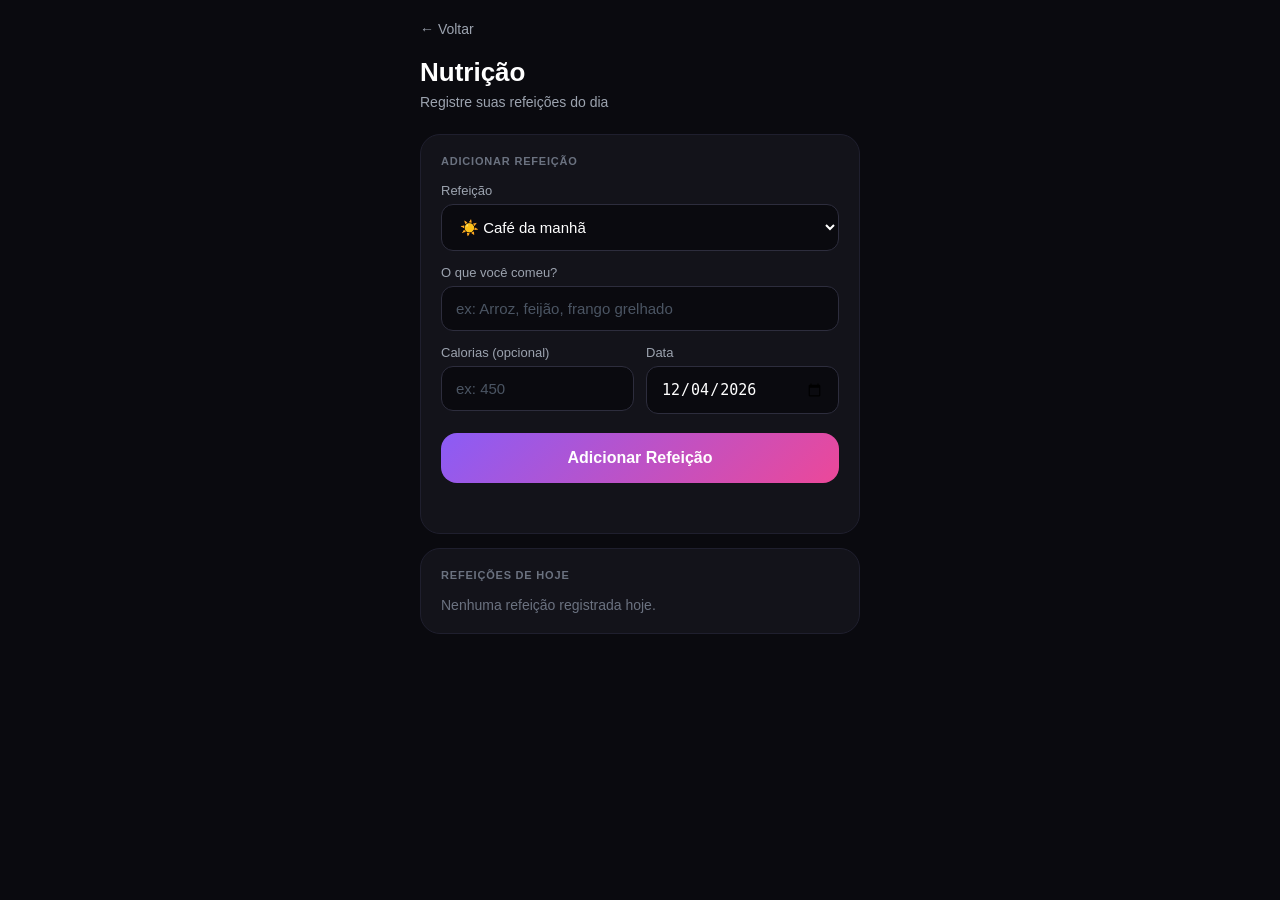
<file: pages/nutricao.html>
<!DOCTYPE html>
<html lang="pt-BR">
<head>
    <meta charset="UTF-8">
    <meta name="viewport" content="width=device-width, initial-scale=1.0">
    <title>Nutrição · MarinaFit Pro</title>
    <link rel="stylesheet" href="../css/app.css">
</head>
<body>

<div class="app">

    <a href="dashboard.html" class="back-link">← Voltar</a>

    <div class="page-header">
        <h1>Nutrição</h1>
        <p>Registre suas refeições do dia</p>
    </div>

    <div class="form-card">
        <h3>Adicionar Refeição</h3>
        <div class="form-group">
            <label>Refeição</label>
            <select id="tipoRefeicao">
                <option value="Café da manhã">☀️ Café da manhã</option>
                <option value="Lanche da manhã">🍎 Lanche da manhã</option>
                <option value="Almoço">🍽️ Almoço</option>
                <option value="Lanche da tarde">🥪 Lanche da tarde</option>
                <option value="Jantar">🌙 Jantar</option>
                <option value="Ceia">⭐ Ceia</option>
            </select>
        </div>
        <div class="form-group">
            <label>O que você comeu?</label>
            <input type="text" id="descricaoRefeicao" placeholder="ex: Arroz, feijão, frango grelhado">
        </div>
        <div class="form-row">
            <div class="form-group">
                <label>Calorias (opcional)</label>
                <input type="number" id="caloriasRefeicao" placeholder="ex: 450">
            </div>
            <div class="form-group">
                <label>Data</label>
                <input type="date" id="dataRefeicao">
            </div>
        </div>
        <button class="submit-btn" onclick="salvarRefeicao()">Adicionar Refeição</button>
        <div id="msgNutricao"></div>
    </div>

    <div class="form-card">
        <h3>Refeições de Hoje</h3>
        <div id="listaNutricao"></div>
    </div>

</div>

<script>
    document.getElementById("dataRefeicao").valueAsDate = new Date();

    function salvarRefeicao() {
        const tipo = document.getElementById("tipoRefeicao").value;
        const descricao = document.getElementById("descricaoRefeicao").value;
        const calorias = document.getElementById("caloriasRefeicao").value;
        const data = document.getElementById("dataRefeicao").value;

        if (!descricao) {
            document.getElementById("msgNutricao").innerHTML = "⚠️ Descreva o que você comeu.";
            return;
        }

        const registros = JSON.parse(localStorage.getItem("nutricao") || "[]");
        registros.unshift({ tipo, descricao, calorias, data });
        localStorage.setItem("nutricao", JSON.stringify(registros));

        document.getElementById("descricaoRefeicao").value = "";
        document.getElementById("caloriasRefeicao").value = "";
        document.getElementById("msgNutricao").innerHTML = "✅ Refeição registrada!";

        carregarRefeicoes();

        setTimeout(() => {
            document.getElementById("msgNutricao").innerHTML = "";
        }, 2000);
    }

    function deletarRefeicao(index) {
        const registros = JSON.parse(localStorage.getItem("nutricao") || "[]");
        registros.splice(index, 1);
        localStorage.setItem("nutricao", JSON.stringify(registros));
        carregarRefeicoes();
    }

    function carregarRefeicoes() {
        const registros = JSON.parse(localStorage.getItem("nutricao") || "[]");
        const lista = document.getElementById("listaNutricao");

        const hoje = new Date().toISOString().split("T")[0];
        const deHoje = registros.filter(r => r.data === hoje);

        if (deHoje.length === 0) {
            lista.innerHTML = "<p style='color:#6B7280;font-size:14px;'>Nenhuma refeição registrada hoje.</p>";
            return;
        }

        const totalCalorias = deHoje.reduce((acc, r) => acc + (parseInt(r.calorias) || 0), 0);

        lista.innerHTML = deHoje.map((item, index) => `
            <div class="nutricao-item">
                <div>
                    <span class="nutricao-tipo">${item.tipo}</span>
                    <span class="nutricao-desc">${item.descricao}</span>
                    ${item.calorias ? `<span class="nutricao-cal">${item.calorias} kcal</span>` : ""}
                </div>
                <button class="delete-btn" onclick="deletarRefeicao(${registros.indexOf(item)})">🗑️</button>
            </div>
        `).join("") + (totalCalorias > 0 ? `
            <div class="nutricao-total">
                <span>Total hoje</span>
                <span>${totalCalorias} kcal</span>
            </div>
        ` : "");
    }

    carregarRefeicoes();
</script>

</body>
</html>
</file>
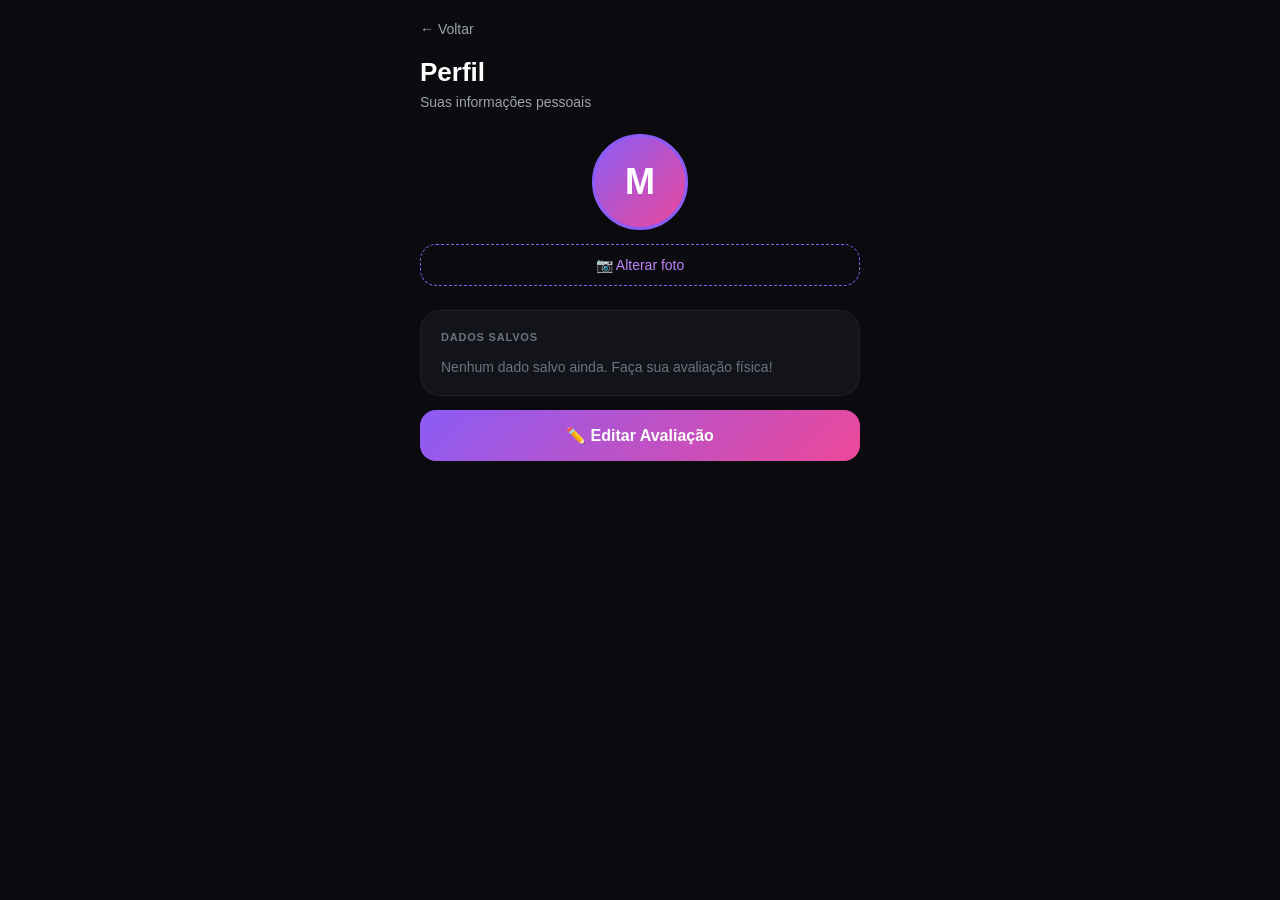
<file: pages/perfil.html>
<!DOCTYPE html>
<html lang="pt-BR">
<head>
    <meta charset="UTF-8">
    <meta name="viewport" content="width=device-width, initial-scale=1.0">
    <title>Perfil · MarinaFit Pro</title>
    <link rel="stylesheet" href="../css/app.css">
</head>
<body>

<div class="app">

    <a href="dashboard.html" class="back-link">← Voltar</a>

    <div class="page-header">
        <h1>Perfil</h1>
        <p>Suas informações pessoais</p>
    </div>

    <div class="perfil-avatar-section">
        <div class="perfil-avatar" id="perfilAvatar">M</div>
        <label class="foto-btn" for="inputFoto">📷 Alterar foto</label>
        <input type="file" id="inputFoto" accept="image/*" style="display:none" onchange="salvarFoto(this)">
    </div>

    <div class="form-card" id="cardPerfil">
        <h3>Dados Salvos</h3>
        <div id="dadosPerfil"></div>
    </div>

    <a href="avaliacao.html" class="submit-btn" style="display:block;text-align:center;text-decoration:none;margin-top:8px;">
        ✏️ Editar Avaliação
    </a>

</div>

<script>
    function salvarFoto(input) {
        const file = input.files[0];
        if (!file) return;

        const reader = new FileReader();
        reader.onload = function(e) {
            localStorage.setItem("fotoPerfil", e.target.result);
            mostrarFoto(e.target.result);
        };
        reader.readAsDataURL(file);
    }

    function mostrarFoto(src) {
        const avatar = document.getElementById("perfilAvatar");
        avatar.innerHTML = `<img src="${src}" style="width:100%;height:100%;object-fit:cover;border-radius:50%;">`;
    }

    function carregarPerfil() {
        const foto = localStorage.getItem("fotoPerfil");
        if (foto) mostrarFoto(foto);

        const saved = localStorage.getItem("userProfile");
        const div = document.getElementById("dadosPerfil");

        if (!saved) {
            div.innerHTML = "<p style='color:#6B7280;font-size:14px;'>Nenhum dado salvo ainda. Faça sua avaliação física!</p>";
            return;
        }

        const u = JSON.parse(saved);

        const imc = u.peso && u.altura ? (u.peso / ((u.altura/100) * (u.altura/100))).toFixed(1) : null;

        const limitacoes = [];
        if (u.lombar) limitacoes.push("Lombar");
        if (u.joelho) limitacoes.push("Joelho");
        if (u.tornozelo) limitacoes.push("Tornozelo");

        div.innerHTML = `
            <div class="perfil-item">
                <span class="perfil-label">Nome</span>
                <span class="perfil-valor">${u.nome || "-"}</span>
            </div>
            <div class="perfil-item">
                <span class="perfil-label">Idade</span>
                <span class="perfil-valor">${u.idade ? u.idade + " anos" : "-"}</span>
            </div>
            <div class="perfil-item">
                <span class="perfil-label">Peso</span>
                <span class="perfil-valor">${u.peso ? u.peso + " kg" : "-"}</span>
            </div>
            <div class="perfil-item">
                <span class="perfil-label">Altura</span>
                <span class="perfil-valor">${u.altura ? u.altura + " cm" : "-"}</span>
            </div>
            ${imc ? `
            <div class="perfil-item">
                <span class="perfil-label">IMC</span>
                <span class="perfil-valor">${imc}</span>
            </div>` : ""}
            <div class="perfil-item">
                <span class="perfil-label">Objetivo</span>
                <span class="perfil-valor">${u.objetivo || "-"}</span>
            </div>
            ${limitacoes.length > 0 ? `
            <div class="perfil-item">
                <span class="perfil-label">Limitações</span>
                <span class="perfil-valor">${limitacoes.join(", ")}</span>
            </div>` : ""}
        `;
    }

    carregarPerfil();
</script>

</body>
</html>
</file>
<file: css/app.css>
*{margin:0;padding:0;box-sizing:border-box;}

body{
    background:#0A0A0F;
    color:white;
    font-family:-apple-system,BlinkMacSystemFont,'Segoe UI',sans-serif;
    min-height:100vh;
    padding-bottom:100px;
}

.app{
    padding:20px;
    max-width:480px;
    margin:auto;
}

/* TOPBAR */
.topbar{margin-bottom:24px;}
.topbar-content{display:flex;justify-content:space-between;align-items:center;}
.topbar h1{
    font-size:24px;font-weight:800;
    background:linear-gradient(135deg,#C084FC,#F472B6);
    -webkit-background-clip:text;-webkit-text-fill-color:transparent;
}
.topbar p{color:#6B7280;font-size:13px;margin-top:2px;}

.avatar{
    width:44px;height:44px;border-radius:50%;
    background:linear-gradient(135deg,#8B5CF6,#EC4899);
    display:flex;align-items:center;justify-content:center;
    font-weight:700;font-size:16px;overflow:hidden;flex-shrink:0;
}
.avatar img{width:100%;height:100%;object-fit:cover;border-radius:50%;}

/* WELCOME */
.welcome-card{margin-bottom:20px;}
.welcome-card h3{font-size:20px;font-weight:700;}
.welcome-card p{color:#9CA3AF;font-size:13px;margin-top:4px;}

/* HERO */
.hero-card{
    background:linear-gradient(135deg,#6D28D9,#9333EA,#EC4899);
    border-radius:24px;padding:24px;margin-bottom:20px;
    position:relative;overflow:hidden;
}
.hero-card::before{
    content:'';position:absolute;top:-40px;right:-40px;
    width:140px;height:140px;background:rgba(255,255,255,0.06);border-radius:50%;
}
.badge{
    background:rgba(255,255,255,.2);padding:6px 14px;
    border-radius:999px;display:inline-block;margin-bottom:12px;
    font-size:12px;font-weight:600;
}
.hero-card h2{font-size:22px;font-weight:800;margin-bottom:8px;line-height:1.3;}
.hero-card p{opacity:.85;margin-bottom:18px;font-size:14px;}
.primary-btn{
    width:100%;background:white;color:#7C3AED;border:none;
    border-radius:14px;padding:14px;font-size:15px;font-weight:700;cursor:pointer;
}
.primary-btn:hover{opacity:.9;}

/* STATS */
.stats{display:grid;grid-template-columns:repeat(3,1fr);gap:10px;margin-bottom:20px;}
.stat-card{
    background:#13131A;border:1px solid #1F1F2E;
    border-radius:16px;padding:14px;text-align:center;
}
.stat-card h3{font-size:11px;color:#6B7280;margin-bottom:8px;text-transform:uppercase;letter-spacing:.5px;}
.stat-card span{
    font-size:18px;font-weight:800;
    background:linear-gradient(135deg,#C084FC,#F472B6);
    -webkit-background-clip:text;-webkit-text-fill-color:transparent;
}

/* MODULES */
.quick-actions h2{margin-bottom:14px;font-size:17px;font-weight:700;}
.action-grid{display:grid;grid-template-columns:1fr 1fr;gap:10px;}
.action-card{
    background:#13131A;border:1px solid #1F1F2E;color:white;
    border-radius:18px;padding:18px;min-height:90px;cursor:pointer;
    text-decoration:none;display:flex;flex-direction:column;
    align-items:center;justify-content:center;gap:8px;text-align:center;
    transition:all .2s;
}
.action-card:hover{background:#1a1a2e;border-color:#8B5CF6;transform:translateY(-2px);}
.action-icon{font-size:28px;}
.action-label{font-size:12px;color:#9CA3AF;font-weight:500;}

/* BACK LINK */
.back-link{
    display:inline-flex;align-items:center;gap:6px;
    color:#9CA3AF;text-decoration:none;font-size:14px;margin-bottom:20px;
}
.back-link:hover{color:#C084FC;}

/* PAGE HEADER */
.page-header{margin-bottom:24px;}
.page-header h1{font-size:26px;font-weight:800;}
.page-header p{color:#9CA3AF;font-size:14px;margin-top:6px;}

/* FORM CARD */
.form-card{
    background:#13131A;border:1px solid #1F1F2E;
    border-radius:20px;padding:20px;margin-bottom:14px;
}
.form-card h3{
    font-size:11px;font-weight:700;margin-bottom:16px;
    text-transform:uppercase;letter-spacing:.8px;color:#6B7280;
}

/* FORM ELEMENTS */
.form-group{margin-bottom:14px;}
.form-group:last-child{margin-bottom:0;}
.form-row{display:grid;grid-template-columns:1fr 1fr;gap:12px;}

label{font-size:13px;color:#9CA3AF;font-weight:500;display:block;margin-bottom:6px;}

input, select, textarea{
    width:100%;background:#0A0A0F;border:1px solid #2D2D3D;
    border-radius:12px;padding:13px 14px;color:white;font-size:15px;
    outline:none;transition:border-color .2s;
}
input:focus, select:focus{border-color:#8B5CF6;}
select option{background:#13131A;}
input::placeholder{color:#4B5563;}

/* CHECKBOX */
.checkbox-group{display:flex;flex-direction:column;gap:12px;}
.checkbox-item{display:flex;align-items:center;gap:10px;cursor:pointer;font-size:14px;}
.checkbox-item input{width:18px;height:18px;flex-shrink:0;margin:0;cursor:pointer;}

/* BUTTONS */
.submit-btn{
    width:100%;background:linear-gradient(135deg,#8B5CF6,#EC4899);
    color:white;border:none;border-radius:16px;padding:16px;
    font-size:16px;font-weight:700;cursor:pointer;margin-top:8px;transition:opacity .2s;
}
.submit-btn:hover{opacity:.9;}

.delete-all-btn{
    width:100%;background:transparent;color:#F87171;
    border:1px solid #F87171;border-radius:16px;padding:16px;
    font-size:15px;font-weight:600;cursor:pointer;transition:background .2s;
}
.delete-all-btn:hover{background:rgba(248,113,113,.1);}

.foto-btn{
    display:block;background:transparent;color:#C084FC;
    border:1px dashed #8B5CF6;border-radius:16px;padding:12px;
    text-align:center;cursor:pointer;font-size:14px;font-weight:500;transition:background .2s;
}
.foto-btn:hover{background:rgba(139,92,246,.1);}

.edit-btn{
    width:100%;background:linear-gradient(135deg,#8B5CF6,#EC4899);
    color:white;border:none;border-radius:16px;padding:16px;
    font-size:16px;font-weight:700;cursor:pointer;margin-top:8px;
    text-decoration:none;display:block;text-align:center;transition:opacity .2s;
}
.edit-btn:hover{opacity:.9;}

/* TABS */
.tab-group{display:flex;gap:8px;flex-wrap:wrap;margin-bottom:20px;}
.tab{
    background:#13131A;border:1px solid #2D2D3D;color:#9CA3AF;
    padding:8px 16px;border-radius:999px;font-size:13px;cursor:pointer;transition:all .2s;
}
.tab.active{
    background:linear-gradient(135deg,#8B5CF6,#EC4899);
    border-color:transparent;color:white;font-weight:600;
}
.tab-content{display:block;}
.tab-content.hidden{display:none;}

/* EXERCISE CARDS */
.exercise-card{
    background:#13131A;border:1px solid #1F1F2E;
    border-radius:20px;padding:18px;margin-bottom:12px;transition:border-color .2s;
}
.exercise-card:hover{border-color:#8B5CF6;}
.exercise-header{display:flex;align-items:center;gap:12px;margin-bottom:10px;}
.exercise-icon{font-size:28px;}
.exercise-card h3{font-size:16px;font-weight:700;margin-bottom:4px;}
.exercise-level{
    font-size:11px;font-weight:600;padding:3px 10px;border-radius:999px;
    background:rgba(139,92,246,.2);color:#C084FC;
}
.exercise-desc{color:#9CA3AF;font-size:14px;margin-bottom:12px;line-height:1.5;}
.exercise-info{display:flex;gap:8px;flex-wrap:wrap;margin-bottom:12px;}
.exercise-info span{
    background:#1F1F2E;padding:4px 10px;border-radius:8px;
    font-size:12px;color:#9CA3AF;
}
.video-btn{
    display:inline-flex;align-items:center;gap:6px;
    color:#F472B6;text-decoration:none;font-size:13px;font-weight:600;transition:color .2s;
}
.video-btn:hover{color:#EC4899;}

/* EVOLUÇÃO */
.evolucao-item{
    display:flex;justify-content:space-between;align-items:center;
    padding:12px 0;border-bottom:1px solid #1F1F2E;
}
.evolucao-item:last-child{border-bottom:none;}
.evolucao-peso{font-size:16px;font-weight:700;margin-right:12px;}
.evolucao-data{font-size:13px;color:#6B7280;}

/* NUTRIÇÃO */
.nutricao-item{
    display:flex;justify-content:space-between;align-items:flex-start;
    padding:12px 0;border-bottom:1px solid #1F1F2E;gap:8px;
}
.nutricao-item:last-child{border-bottom:none;}
.nutricao-tipo{
    display:block;font-size:13px;font-weight:600;
    color:#C084FC;margin-bottom:4px;
}
.nutricao-desc{display:block;font-size:14px;margin-bottom:4px;}
.nutricao-cal{font-size:12px;color:#6B7280;}
.nutricao-total{
    display:flex;justify-content:space-between;
    padding:12px 0 0;font-size:14px;font-weight:700;
    border-top:1px solid #1F1F2E;margin-top:4px;
    color:#C084FC;
}

/* DELETE BTN */
.delete-btn{
    background:transparent;border:none;color:#4B5563;
    cursor:pointer;font-size:16px;padding:4px 8px;
    border-radius:8px;transition:color .2s;flex-shrink:0;
}
.delete-btn:hover{color:#F87171;}

/* PERFIL */
.perfil-avatar-section{text-align:center;margin-bottom:24px;}
.perfil-avatar{
    width:96px;height:96px;border-radius:50%;
    background:linear-gradient(135deg,#8B5CF6,#EC4899);
    display:flex;align-items:center;justify-content:center;
    font-size:36px;font-weight:700;margin:0 auto 14px;
    overflow:hidden;border:3px solid #8B5CF6;
}
.perfil-avatar img{width:100%;height:100%;object-fit:cover;}
.perfil-item{
    display:flex;justify-content:space-between;align-items:center;
    padding:13px 0;border-bottom:1px solid #1F1F2E;font-size:14px;
}
.perfil-item:last-child{border-bottom:none;}
.perfil-label{color:#6B7280;}
.perfil-valor{font-weight:600;}

/* MSG */
#resultado, #msgEvolucao, #msgNutricao, #msgBackup{
    font-size:14px;margin-top:10px;text-align:center;min-height:20px;
}
</file>
